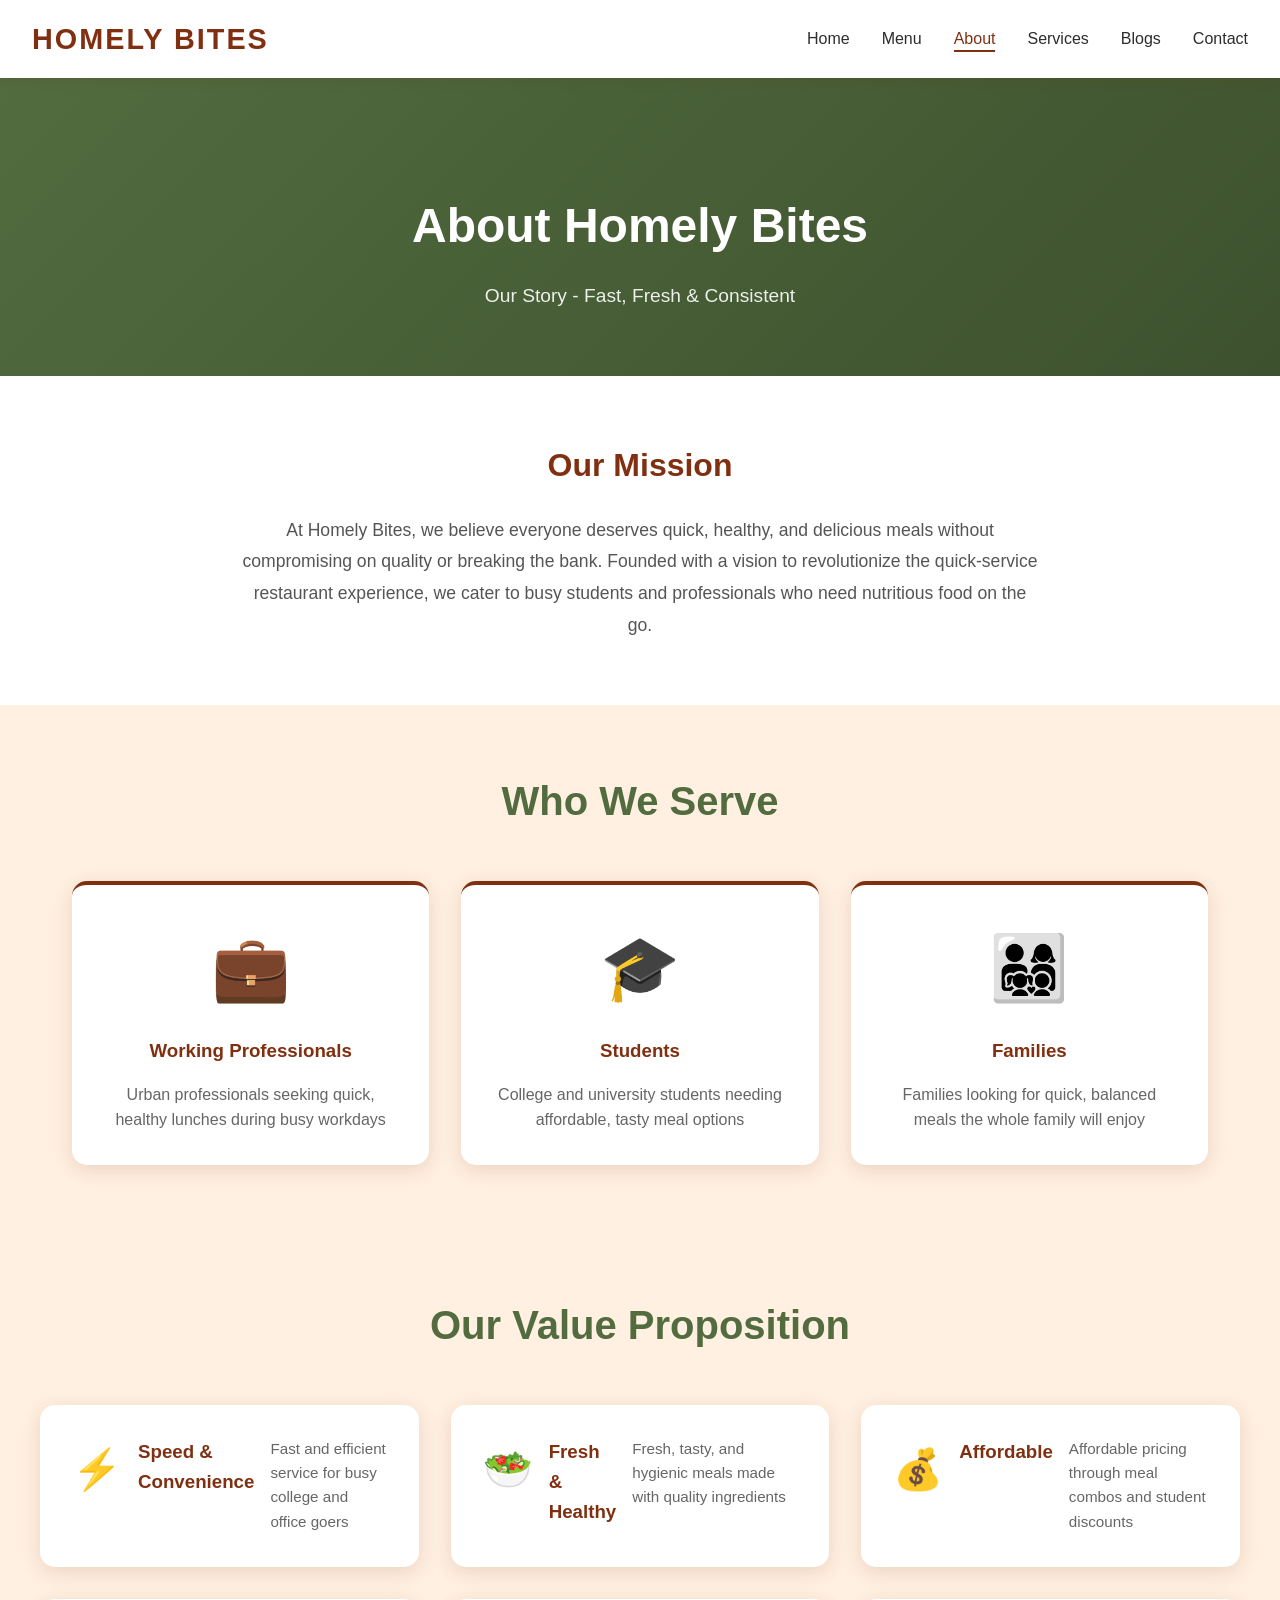
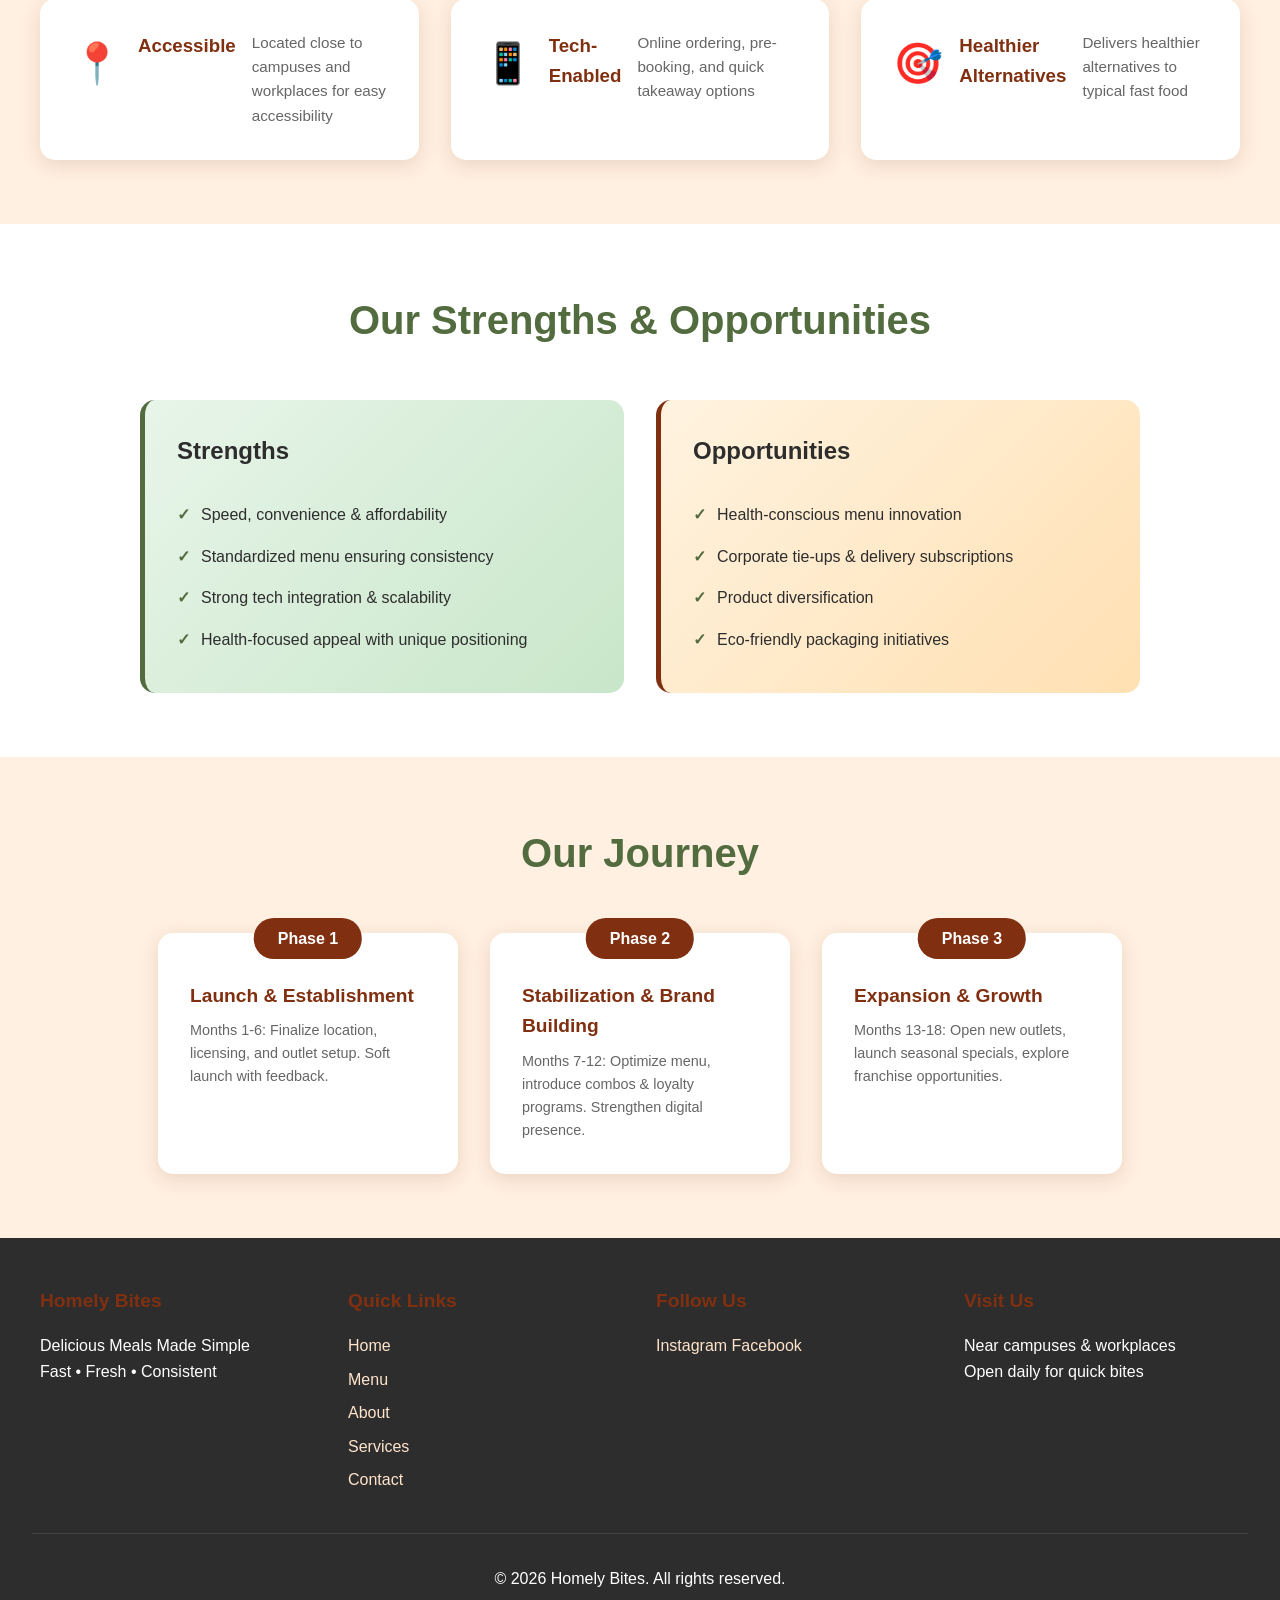
<file: about.html>
<!DOCTYPE html>
<html lang="en">
<head>
    <meta charset="UTF-8">
    <meta name="viewport" content="width=device-width, initial-scale=1.0">
    <title>About - Homely Bites</title>
    <link rel="stylesheet" href="styles.css">
    <link rel="stylesheet" href="about.css">
</head>
<body>
    <nav class="navbar">
        <div class="logo">Homely Bites</div>
        <ul class="nav-links">
            <li><a href="index.html">Home</a></li>
            <li><a href="menu.html">Menu</a></li>
            <li><a href="about.html" class="active">About</a></li>
            <li><a href="services.html">Services</a></li>
            <li><a href="blogs.html">Blogs</a></li>
            <li><a href="contact.html">Contact</a></li>
        </ul>
        <div class="hamburger">
            <span></span>
            <span></span>
            <span></span>
        </div>
    </nav>

    <header class="about-header">
        <h1>About Homely Bites</h1>
        <p>Our Story - Fast, Fresh & Consistent</p>
    </header>

    <section class="mission">
        <div class="mission-content">
            <h2>Our Mission</h2>
            <p>At Homely Bites, we believe everyone deserves quick, healthy, and delicious meals without compromising on quality or breaking the bank. Founded with a vision to revolutionize the quick-service restaurant experience, we cater to busy students and professionals who need nutritious food on the go.</p>
        </div>
    </section>

    <section class="target-customers">
        <h2>Who We Serve</h2>
        <div class="customer-grid">
            <div class="customer-card">
                <div class="customer-icon">💼</div>
                <h3>Working Professionals</h3>
                <p>Urban professionals seeking quick, healthy lunches during busy workdays</p>
            </div>
            <div class="customer-card">
                <div class="customer-icon">🎓</div>
                <h3>Students</h3>
                <p>College and university students needing affordable, tasty meal options</p>
            </div>
            <div class="customer-card">
                <div class="customer-icon">👨‍👩‍👧‍👦</div>
                <h3>Families</h3>
                <p>Families looking for quick, balanced meals the whole family will enjoy</p>
            </div>
        </div>
    </section>

    <section class="value-proposition">
        <h2>Our Value Proposition</h2>
        <div class="value-grid">
            <div class="value-item">
                <div class="value-icon">⚡</div>
                <h3>Speed & Convenience</h3>
                <p>Fast and efficient service for busy college and office goers</p>
            </div>
            <div class="value-item">
                <div class="value-icon">🥗</div>
                <h3>Fresh & Healthy</h3>
                <p>Fresh, tasty, and hygienic meals made with quality ingredients</p>
            </div>
            <div class="value-item">
                <div class="value-icon">💰</div>
                <h3>Affordable</h3>
                <p>Affordable pricing through meal combos and student discounts</p>
            </div>
            <div class="value-item">
                <div class="value-icon">📍</div>
                <h3>Accessible</h3>
                <p>Located close to campuses and workplaces for easy accessibility</p>
            </div>
            <div class="value-item">
                <div class="value-icon">📱</div>
                <h3>Tech-Enabled</h3>
                <p>Online ordering, pre-booking, and quick takeaway options</p>
            </div>
            <div class="value-item">
                <div class="value-icon">🎯</div>
                <h3>Healthier Alternatives</h3>
                <p>Delivers healthier alternatives to typical fast food</p>
            </div>
        </div>
    </section>

    <section class="swot">
        <h2>Our Strengths & Opportunities</h2>
        <div class="swot-grid">
            <div class="swot-card strengths">
                <h3>Strengths</h3>
                <ul>
                    <li>Speed, convenience & affordability</li>
                    <li>Standardized menu ensuring consistency</li>
                    <li>Strong tech integration & scalability</li>
                    <li>Health-focused appeal with unique positioning</li>
                </ul>
            </div>
            <div class="swot-card opportunities">
                <h3>Opportunities</h3>
                <ul>
                    <li>Health-conscious menu innovation</li>
                    <li>Corporate tie-ups & delivery subscriptions</li>
                    <li>Product diversification</li>
                    <li>Eco-friendly packaging initiatives</li>
                </ul>
            </div>
        </div>
    </section>

    <section class="timeline">
        <h2>Our Journey</h2>
        <div class="timeline-container">
            <div class="timeline-item">
                <div class="timeline-phase">Phase 1</div>
                <h3>Launch & Establishment</h3>
                <p>Months 1-6: Finalize location, licensing, and outlet setup. Soft launch with feedback.</p>
            </div>
            <div class="timeline-item">
                <div class="timeline-phase">Phase 2</div>
                <h3>Stabilization & Brand Building</h3>
                <p>Months 7-12: Optimize menu, introduce combos & loyalty programs. Strengthen digital presence.</p>
            </div>
            <div class="timeline-item">
                <div class="timeline-phase">Phase 3</div>
                <h3>Expansion & Growth</h3>
                <p>Months 13-18: Open new outlets, launch seasonal specials, explore franchise opportunities.</p>
            </div>
        </div>
    </section>

    <footer>
        <div class="footer-content">
            <div class="footer-section">
                <h4>Homely Bites</h4>
                <p>Delicious Meals Made Simple</p>
                <p>Fast • Fresh • Consistent</p>
            </div>
            <div class="footer-section">
                <h4>Quick Links</h4>
                <ul>
                    <li><a href="index.html">Home</a></li>
                    <li><a href="menu.html">Menu</a></li>
                    <li><a href="about.html">About</a></li>
                    <li><a href="services.html">Services</a></li>
                    <li><a href="contact.html">Contact</a></li>
                </ul>
            </div>
            <div class="footer-section">
                <h4>Follow Us</h4>
                <div class="social-links">
                    <a href="https://www.instagram.com/homely.bytes/" target="_blank">Instagram</a>
                    <a href="https://www.facebook.com/profile.php?id=61575462883397" target="_blank">Facebook</a>
                </div>
            </div>
            <div class="footer-section">
                <h4>Visit Us</h4>
                <p>Near campuses & workplaces</p>
                <p>Open daily for quick bites</p>
            </div>
        </div>
        <div class="footer-bottom">
            <p>&copy; 2026 Homely Bites. All rights reserved.</p>
        </div>
    </footer>

    <script>
        const hamburger = document.querySelector('.hamburger');
        const navLinks = document.querySelector('.nav-links');
        
        hamburger.addEventListener('click', () => {
            navLinks.classList.toggle('active');
        });
    </script>
</body>
</html>
</file>
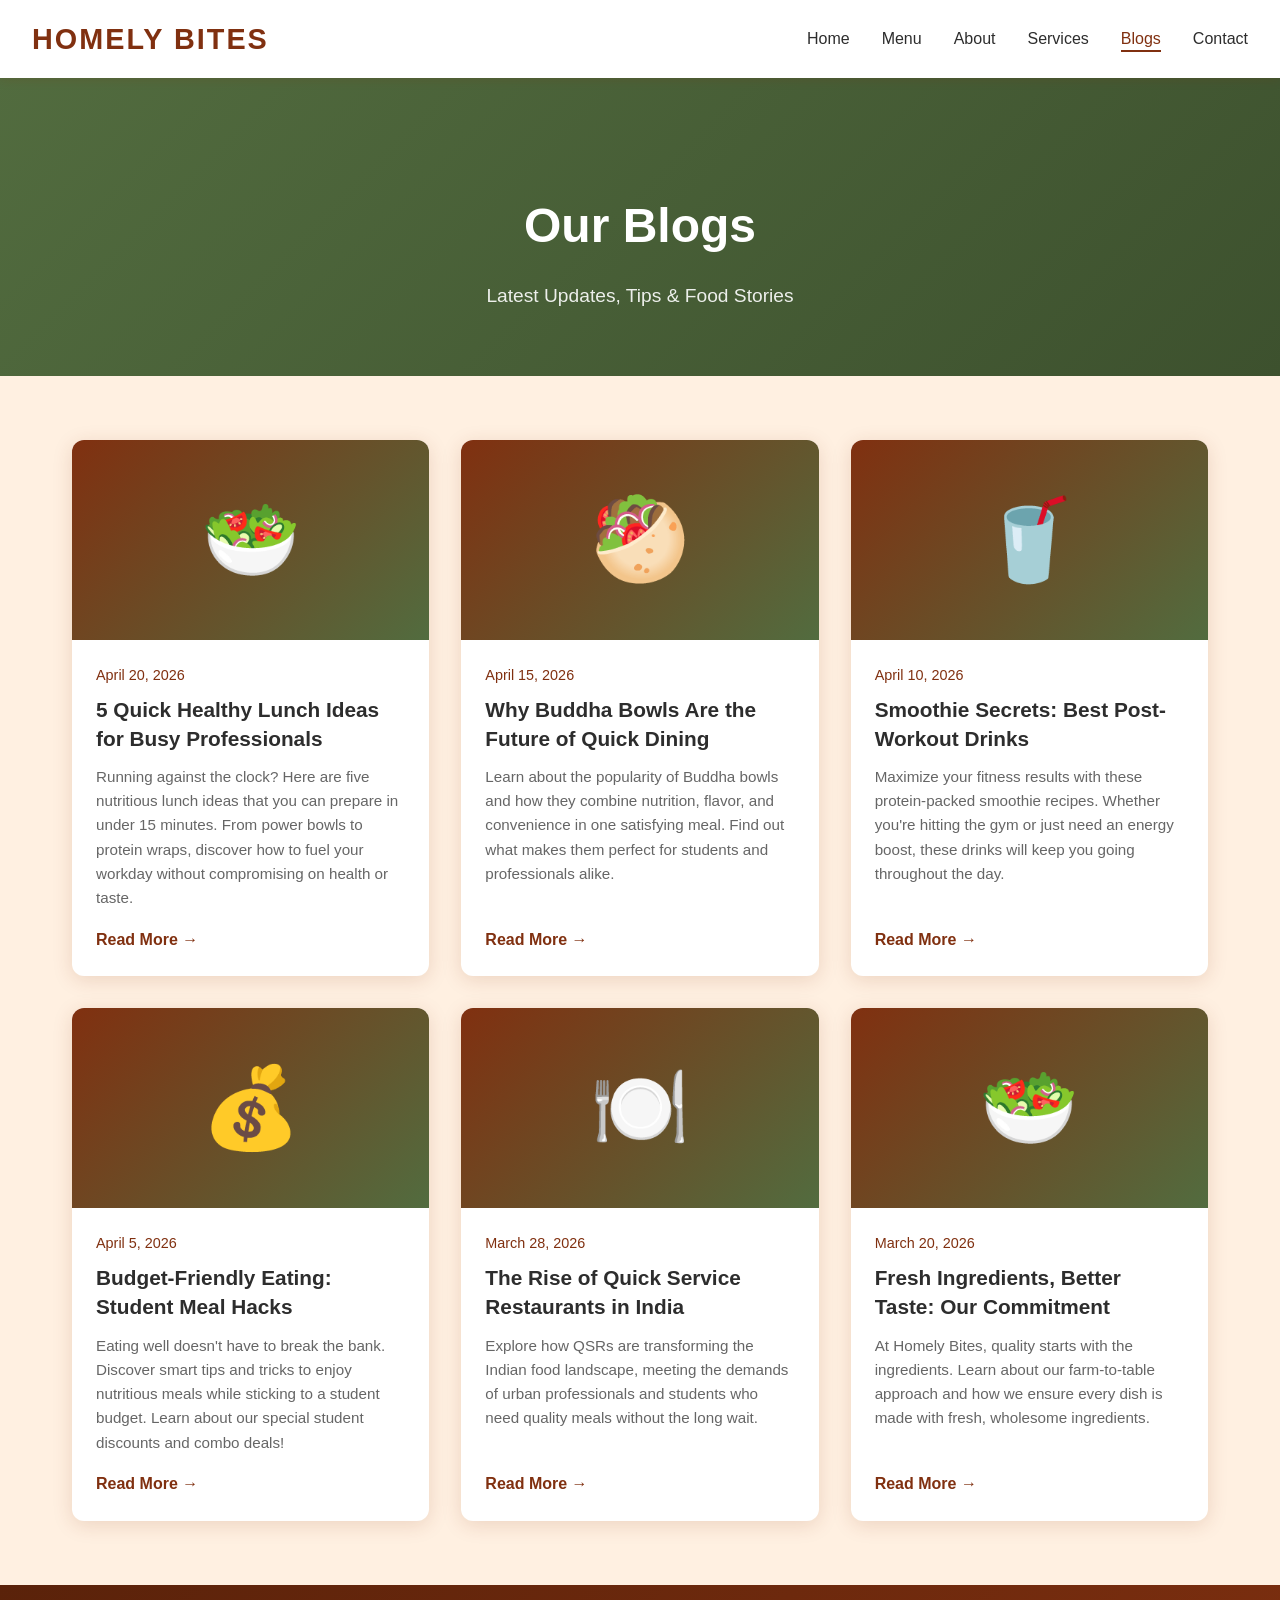
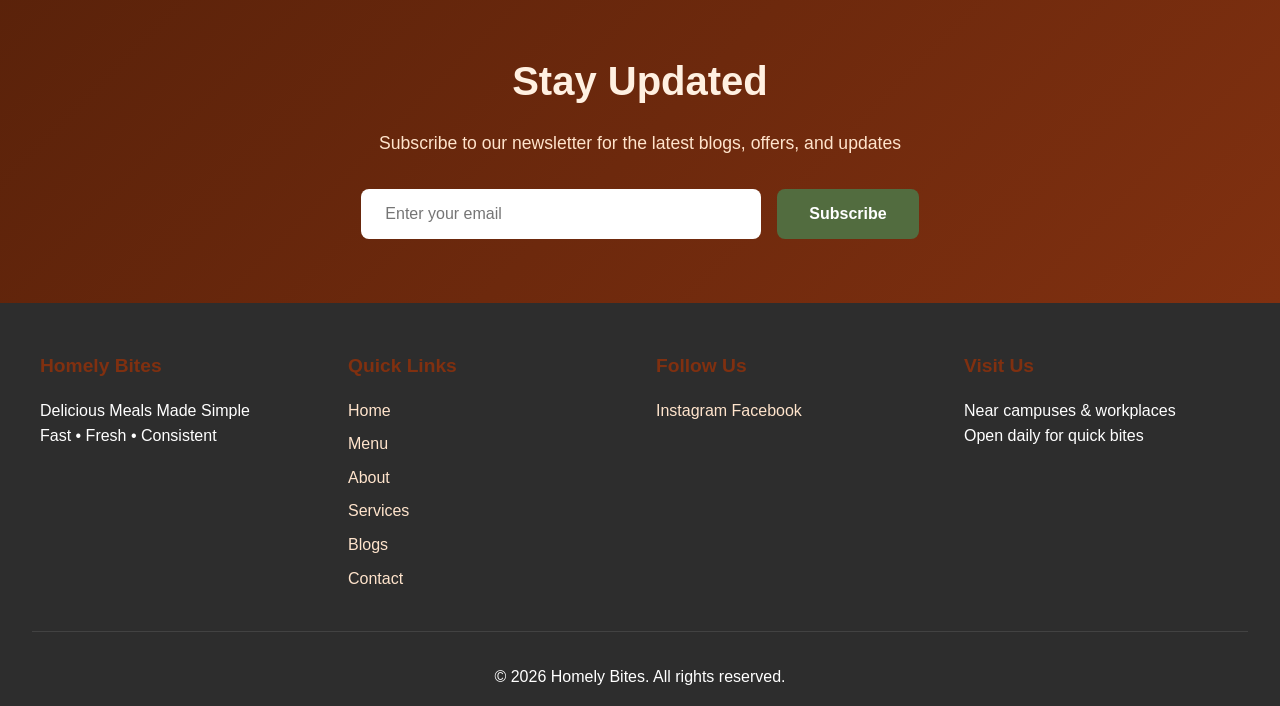
<file: blogs.html>
<!DOCTYPE html>
<html lang="en">
<head>
    <meta charset="UTF-8">
    <meta name="viewport" content="width=device-width, initial-scale=1.0">
    <title>Blogs - Homely Bites</title>
    <link rel="stylesheet" href="styles.css">
    <link rel="stylesheet" href="about.css">
    <link rel="stylesheet" href="blogs.css">
</head>
<body>
    <nav class="navbar">
        <div class="logo">Homely Bites</div>
        <ul class="nav-links">
            <li><a href="index.html">Home</a></li>
            <li><a href="menu.html">Menu</a></li>
            <li><a href="about.html">About</a></li>
            <li><a href="services.html">Services</a></li>
            <li><a href="blogs.html" class="active">Blogs</a></li>
            <li><a href="contact.html">Contact</a></li>
        </ul>
        <div class="hamburger">
            <span></span>
            <span></span>
            <span></span>
        </div>
    </nav>

    <header class="about-header">
        <h1>Our Blogs</h1>
        <p>Latest Updates, Tips & Food Stories</p>
    </header>

    <section class="blogs-container">
        <article class="blog-card">
            <div class="blog-img">🥗</div>
            <div class="blog-content">
                <span class="blog-date">April 20, 2026</span>
                <h3>5 Quick Healthy Lunch Ideas for Busy Professionals</h3>
                <p>Running against the clock? Here are five nutritious lunch ideas that you can prepare in under 15 minutes. From power bowls to protein wraps, discover how to fuel your workday without compromising on health or taste.</p>
                <a href="#" class="read-more">Read More →</a>
            </div>
        </article>

        <article class="blog-card">
            <div class="blog-img">🥙</div>
            <div class="blog-content">
                <span class="blog-date">April 15, 2026</span>
                <h3>Why Buddha Bowls Are the Future of Quick Dining</h3>
                <p>Learn about the popularity of Buddha bowls and how they combine nutrition, flavor, and convenience in one satisfying meal. Find out what makes them perfect for students and professionals alike.</p>
                <a href="#" class="read-more">Read More →</a>
            </div>
        </article>

        <article class="blog-card">
            <div class="blog-img">🥤</div>
            <div class="blog-content">
                <span class="blog-date">April 10, 2026</span>
                <h3>Smoothie Secrets: Best Post-Workout Drinks</h3>
                <p>Maximize your fitness results with these protein-packed smoothie recipes. Whether you're hitting the gym or just need an energy boost, these drinks will keep you going throughout the day.</p>
                <a href="#" class="read-more">Read More →</a>
            </div>
        </article>

        <article class="blog-card">
            <div class="blog-img">💰</div>
            <div class="blog-content">
                <span class="blog-date">April 5, 2026</span>
                <h3>Budget-Friendly Eating: Student Meal Hacks</h3>
                <p>Eating well doesn't have to break the bank. Discover smart tips and tricks to enjoy nutritious meals while sticking to a student budget. Learn about our special student discounts and combo deals!</p>
                <a href="#" class="read-more">Read More →</a>
            </div>
        </article>

        <article class="blog-card">
            <div class="blog-img">🍽️</div>
            <div class="blog-content">
                <span class="blog-date">March 28, 2026</span>
                <h3>The Rise of Quick Service Restaurants in India</h3>
                <p>Explore how QSRs are transforming the Indian food landscape, meeting the demands of urban professionals and students who need quality meals without the long wait.</p>
                <a href="#" class="read-more">Read More →</a>
            </div>
        </article>

        <article class="blog-card">
            <div class="blog-img">🥗</div>
            <div class="blog-content">
                <span class="blog-date">March 20, 2026</span>
                <h3>Fresh Ingredients, Better Taste: Our Commitment</h3>
                <p>At Homely Bites, quality starts with the ingredients. Learn about our farm-to-table approach and how we ensure every dish is made with fresh, wholesome ingredients.</p>
                <a href="#" class="read-more">Read More →</a>
            </div>
        </article>
    </section>

    <section class="newsletter">
        <h2>Stay Updated</h2>
        <p>Subscribe to our newsletter for the latest blogs, offers, and updates</p>
        <form class="newsletter-form">
            <input type="email" placeholder="Enter your email" required>
            <button type="submit" class="submit-btn">Subscribe</button>
        </form>
    </section>

    <footer>
        <div class="footer-content">
            <div class="footer-section">
                <h4>Homely Bites</h4>
                <p>Delicious Meals Made Simple</p>
                <p>Fast • Fresh • Consistent</p>
            </div>
            <div class="footer-section">
                <h4>Quick Links</h4>
                <ul>
                    <li><a href="index.html">Home</a></li>
                    <li><a href="menu.html">Menu</a></li>
                    <li><a href="about.html">About</a></li>
                    <li><a href="services.html">Services</a></li>
                    <li><a href="blogs.html">Blogs</a></li>
                    <li><a href="contact.html">Contact</a></li>
                </ul>
            </div>
            <div class="footer-section">
                <h4>Follow Us</h4>
                <div class="social-links">
                    <a href="https://www.instagram.com/homely.bytes/" target="_blank">Instagram</a>
                    <a href="https://www.facebook.com/profile.php?id=61575462883397" target="_blank">Facebook</a>
                </div>
            </div>
            <div class="footer-section">
                <h4>Visit Us</h4>
                <p>Near campuses & workplaces</p>
                <p>Open daily for quick bites</p>
            </div>
        </div>
        <div class="footer-bottom">
            <p>&copy; 2026 Homely Bites. All rights reserved.</p>
        </div>
    </footer>

    <script>
        const hamburger = document.querySelector('.hamburger');
        const navLinks = document.querySelector('.nav-links');
        
        hamburger.addEventListener('click', () => {
            navLinks.classList.toggle('active');
        });
    </script>
</body>
</html>
</file>
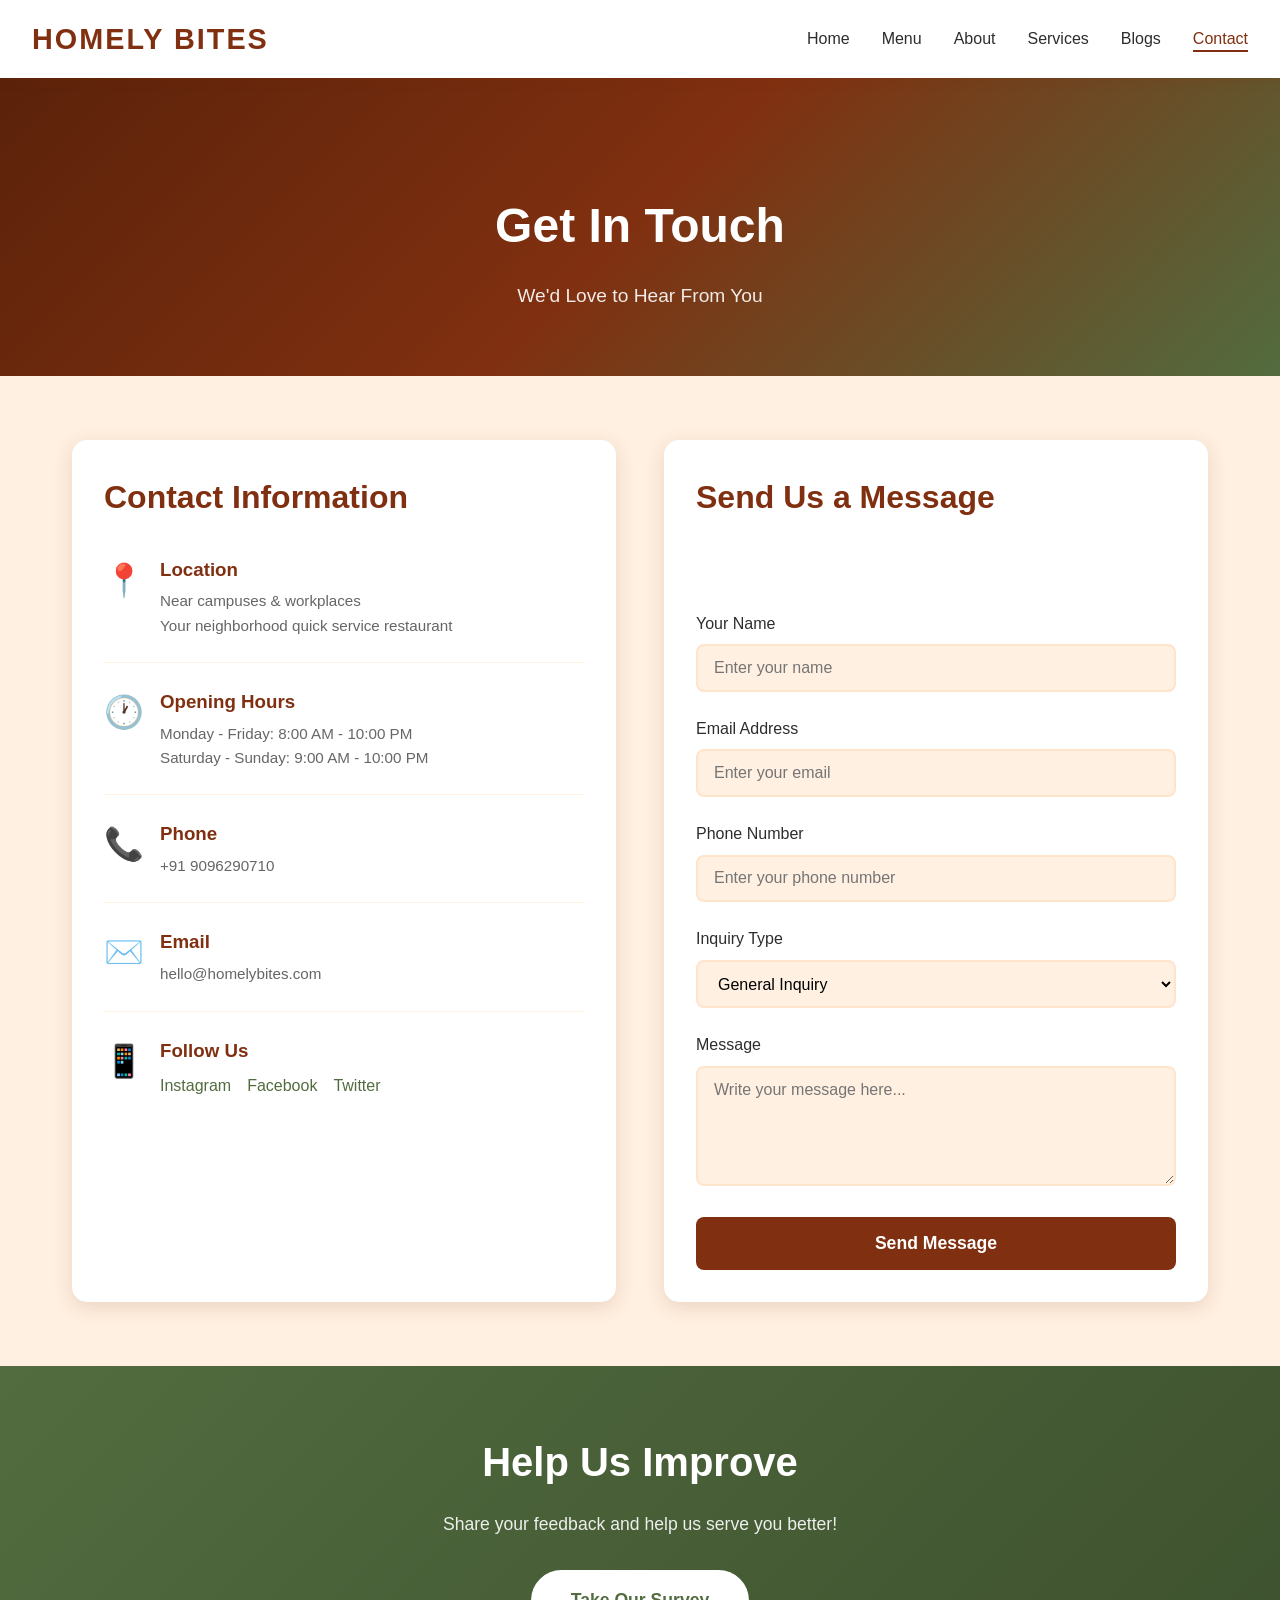
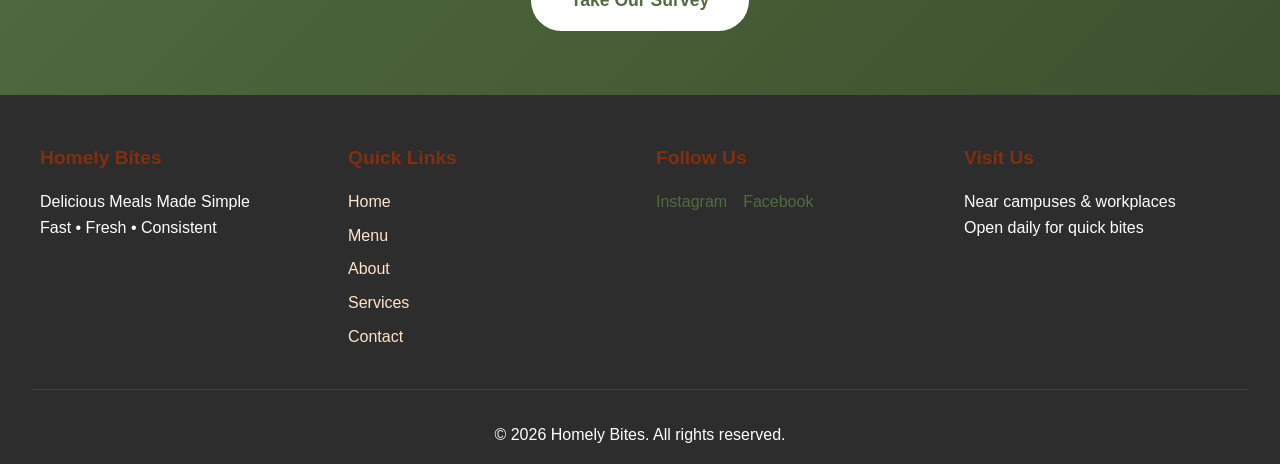
<file: contact.html>
<!DOCTYPE html>
<html lang="en">
<head>
    <meta charset="UTF-8">
    <meta name="viewport" content="width=device-width, initial-scale=1.0">
    <title>Contact - Homely Bites</title>
    <link rel="stylesheet" href="styles.css">
    <link rel="stylesheet" href="contact.css">
</head>
<body>
    <nav class="navbar">
        <div class="logo">Homely Bites</div>
        <ul class="nav-links">
            <li><a href="index.html">Home</a></li>
            <li><a href="menu.html">Menu</a></li>
            <li><a href="about.html">About</a></li>
            <li><a href="services.html">Services</a></li>
            <li><a href="blogs.html">Blogs</a></li>
            <li><a href="contact.html" class="active">Contact</a></li>
        </ul>
        <div class="hamburger">
            <span></span>
            <span></span>
            <span></span>
        </div>
    </nav>

    <header class="contact-header">
        <h1>Get In Touch</h1>
        <p>We'd Love to Hear From You</p>
    </header>

    <section class="contact-container">
        <div class="contact-info">
            <h2>Contact Information</h2>
            <div class="info-item">
                <div class="info-icon">📍</div>
                <div>
                    <h3>Location</h3>
                    <p>Near campuses & workplaces</p>
                    <p>Your neighborhood quick service restaurant</p>
                </div>
            </div>
            <div class="info-item">
                <div class="info-icon">🕐</div>
                <div>
                    <h3>Opening Hours</h3>
                    <p>Monday - Friday: 8:00 AM - 10:00 PM</p>
                    <p>Saturday - Sunday: 9:00 AM - 10:00 PM</p>
                </div>
            </div>
            <div class="info-item">
                <div class="info-icon">📞</div>
                <div>
                    <h3>Phone</h3>
                    <p>+91 9096290710</p>
                </div>
            </div>
            <div class="info-item">
                <div class="info-icon">✉️</div>
                <div>
                    <h3>Email</h3>
                    <p>hello@homelybites.com</p>
                </div>
            </div>
            <div class="info-item">
                <div class="info-icon">📱</div>
                <div>
                    <h3>Follow Us</h3>
                    <div class="social-links">
                        <a href="https://www.instagram.com/homely.bytes/" target="_blank">Instagram</a>
                        <a href="https://www.facebook.com/profile.php?id=61575462883397" target="_blank">Facebook</a>
                        <a href="#">Twitter</a>
                    </div>
                </div>
            </div>
        </div>

        <div class="contact-form-section">
            <h2>Send Us a Message</h2>
            <form class="contact-form" id="contactForm" action="https://api.web3forms.com/submit" method="POST">
                <input type="hidden" name="access_key" value="568c999c-6c9d-46f8-b8ae-88779cfbcf40">
                <input type="hidden" name="subject" value="New Message from Homely Bites Website">
                <input type="hidden" name="from_name" value="Homely Bites Website">
                <div id="formResponse"></div>
                <div class="form-group">
                    <label for="name">Your Name</label>
                    <input type="text" id="name" name="name" placeholder="Enter your name" required>
                </div>
                <div class="form-group">
                    <label for="email">Email Address</label>
                    <input type="email" id="email" name="email" placeholder="Enter your email" required>
                </div>
                <div class="form-group">
                    <label for="phone">Phone Number</label>
                    <input type="tel" id="phone" name="phone" placeholder="Enter your phone number">
                </div>
                <div class="form-group">
                    <label for="type">Inquiry Type</label>
                    <select id="type" name="type">
                        <option value="general">General Inquiry</option>
                        <option value="feedback">Feedback</option>
                        <option value="corporate">Corporate Catering</option>
                        <option value="franchise">Franchise Opportunity</option>
                        <option value="careers">Careers</option>
                    </select>
                </div>
                <div class="form-group">
                    <label for="message">Message</label>
                    <textarea id="message" name="message" rows="5" placeholder="Write your message here..." required></textarea>
                </div>
                <button type="submit" class="submit-btn">Send Message</button>
            </form>
        </div>
    </section>

    <section class="feedback-survey">
        <h2>Help Us Improve</h2>
        <p>Share your feedback and help us serve you better!</p>
        <a href="#" class="survey-btn">Take Our Survey</a>
    </section>

    <footer>
        <div class="footer-content">
            <div class="footer-section">
                <h4>Homely Bites</h4>
                <p>Delicious Meals Made Simple</p>
                <p>Fast • Fresh • Consistent</p>
            </div>
            <div class="footer-section">
                <h4>Quick Links</h4>
                <ul>
                    <li><a href="index.html">Home</a></li>
                    <li><a href="menu.html">Menu</a></li>
                    <li><a href="about.html">About</a></li>
                    <li><a href="services.html">Services</a></li>
                    <li><a href="contact.html">Contact</a></li>
                </ul>
            </div>
            <div class="footer-section">
                <h4>Follow Us</h4>
                <div class="social-links">
                    <a href="https://www.instagram.com/homely.bytes/" target="_blank">Instagram</a>
                    <a href="https://www.facebook.com/profile.php?id=61575462883397" target="_blank">Facebook</a>
                </div>
            </div>
            <div class="footer-section">
                <h4>Visit Us</h4>
                <p>Near campuses & workplaces</p>
                <p>Open daily for quick bites</p>
            </div>
        </div>
        <div class="footer-bottom">
            <p>&copy; 2026 Homely Bites. All rights reserved.</p>
        </div>
    </footer>

    <script>
        const hamburger = document.querySelector('.hamburger');
        const navLinks = document.querySelector('.nav-links');
        
        hamburger.addEventListener('click', () => {
            navLinks.classList.toggle('active');
        });

        document.getElementById('contactForm').addEventListener('submit', async function(e) {
            e.preventDefault();
            
            const form = this;
            const responseDiv = document.getElementById('formResponse');
            const submitBtn = form.querySelector('.submit-btn');
            
            submitBtn.disabled = true;
            submitBtn.textContent = 'Sending...';
            responseDiv.innerHTML = '';
            responseDiv.className = '';

            const formData = new FormData(form);
            const data = {};
            formData.forEach((value, key) => { data[key] = value; });

            try {
                const response = await fetch('https://api.web3forms.com/submit', {
                    method: 'POST',
                    headers: {
                        'Content-Type': 'application/json',
                        'Accept': 'application/json'
                    },
                    body: JSON.stringify(data)
                });
                
                const result = await response.json();
                
                if (result.success) {
                    const inquiryType = document.getElementById('type');
                    const typeText = inquiryType.options[inquiryType.selectedIndex].text;
                    responseDiv.innerHTML = `Thank you! Your message has been sent successfully.<br><strong>Type:</strong> ${typeText}<br>We'll get back to you soon.`;
                    responseDiv.className = 'form-success';
                    form.reset();
                } else {
                    responseDiv.innerHTML = result.message || 'An error occurred. Please try again.';
                    responseDiv.className = 'form-error';
                }
            } catch (err) {
                responseDiv.innerHTML = 'An error occurred. Please try again.';
                responseDiv.className = 'form-error';
            } finally {
                submitBtn.disabled = false;
                submitBtn.textContent = 'Send Message';
            }
        });
    </script>
</body>
</html>
</file>
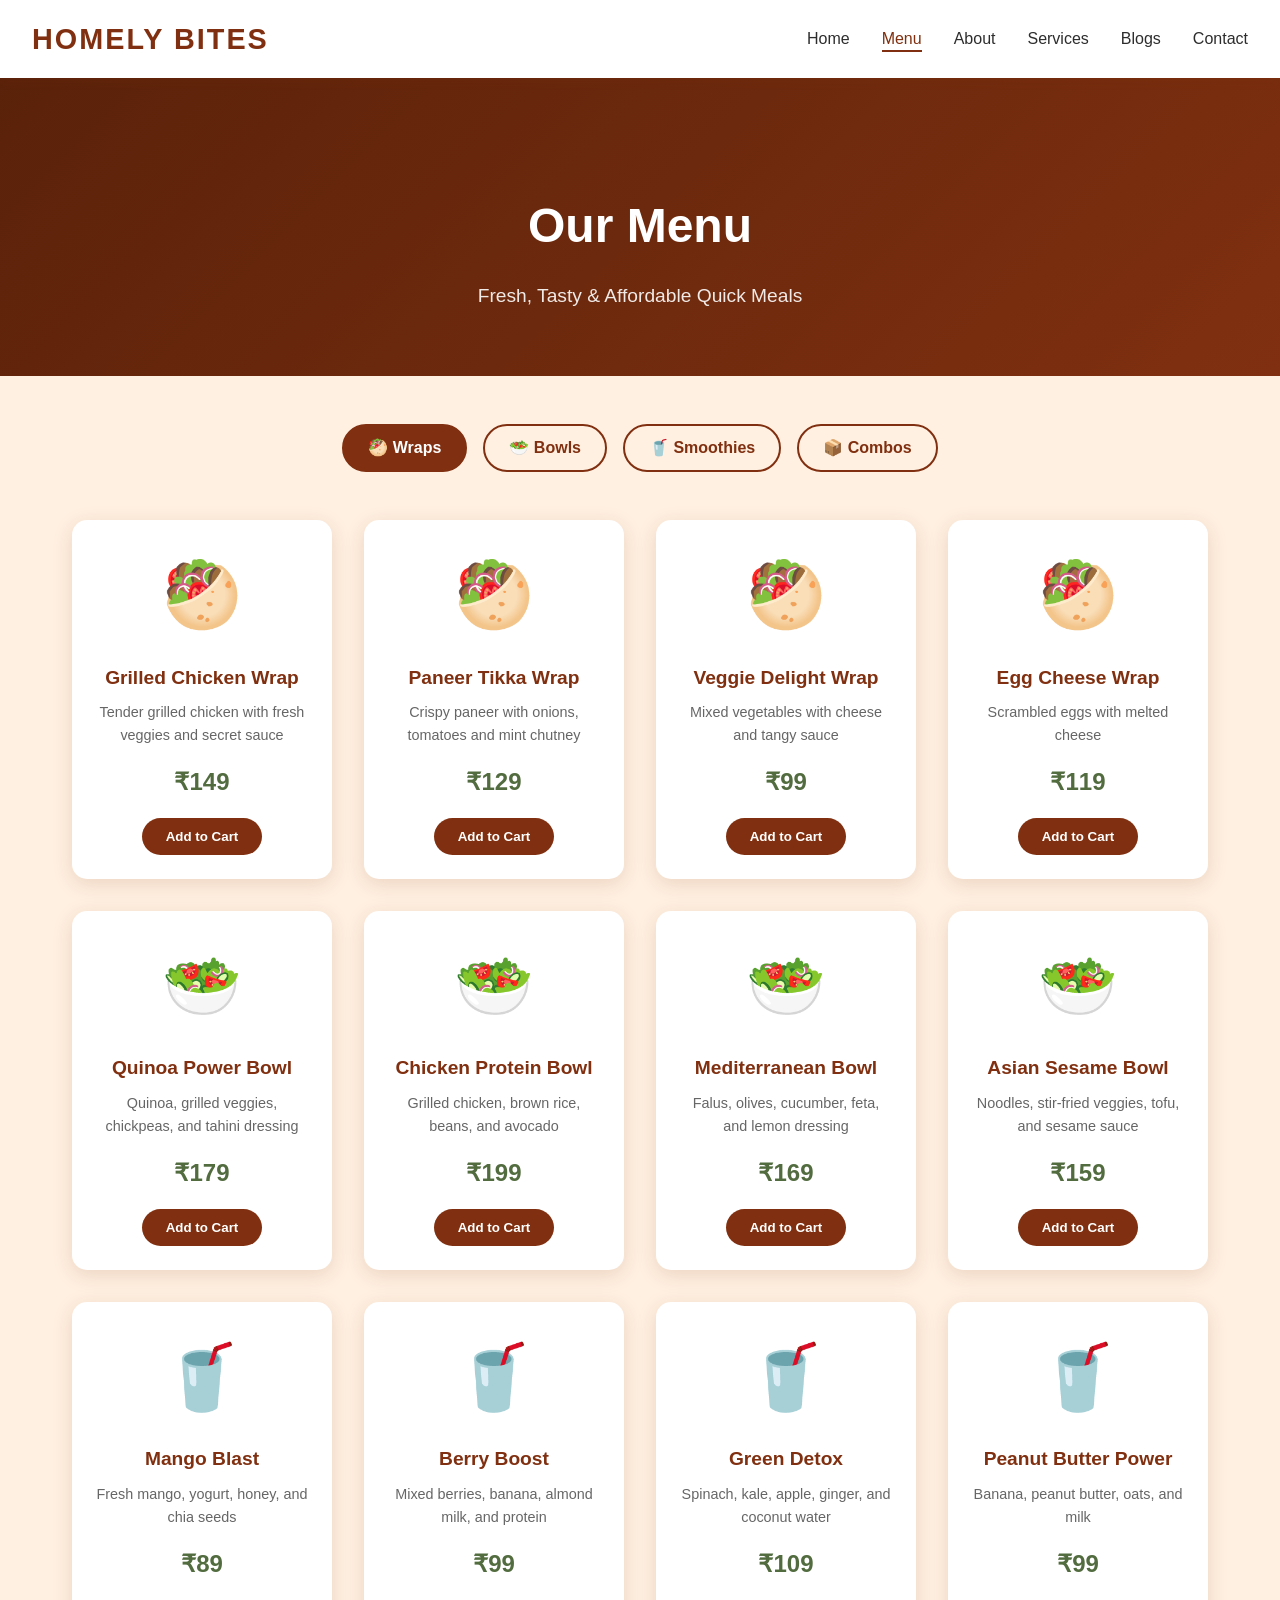
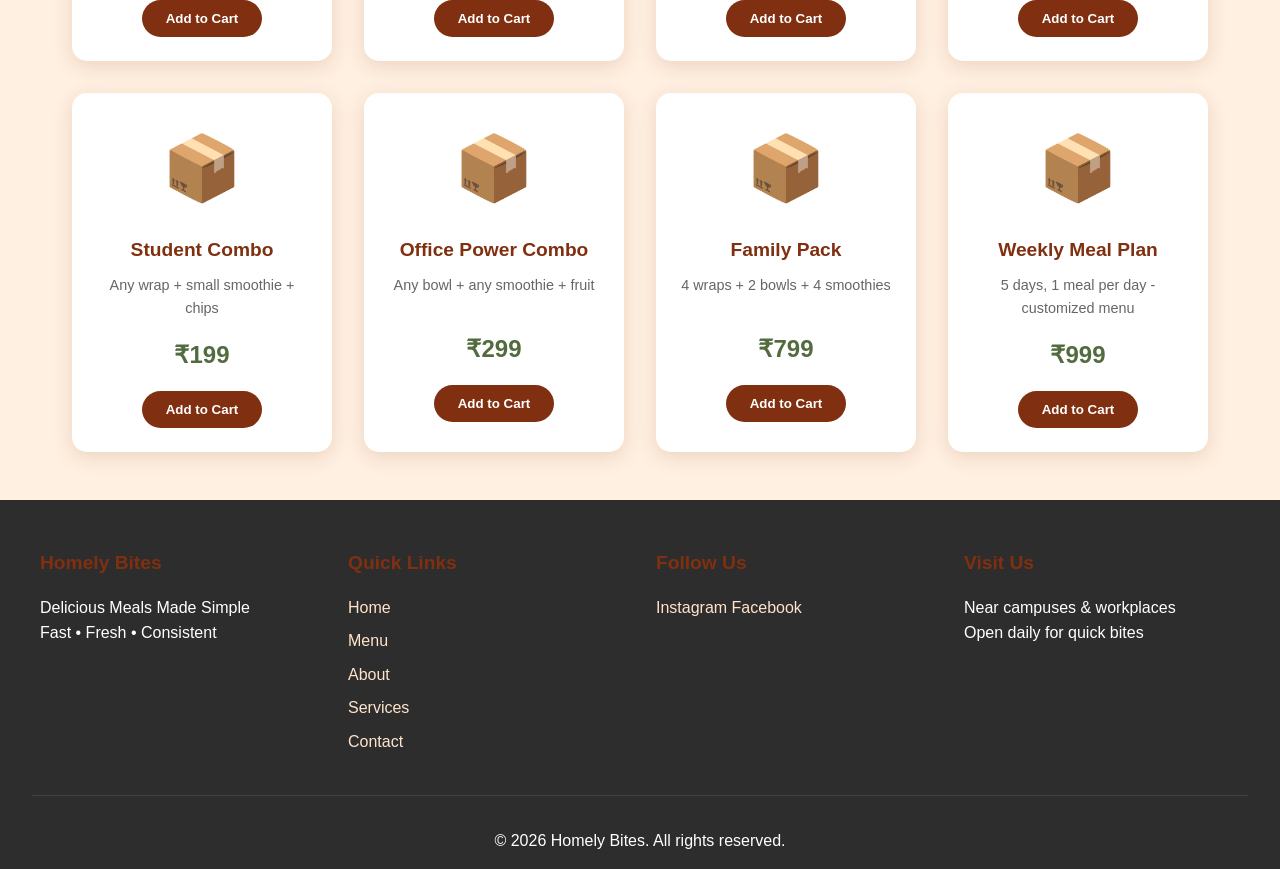
<file: menu.html>
<!DOCTYPE html>
<html lang="en">
<head>
    <meta charset="UTF-8">
    <meta name="viewport" content="width=device-width, initial-scale=1.0">
    <title>Menu - Homely Bites</title>
    <link rel="stylesheet" href="styles.css">
    <link rel="stylesheet" href="menu.css">
</head>
<body>
    <nav class="navbar">
        <div class="logo">Homely Bites</div>
        <ul class="nav-links">
            <li><a href="index.html">Home</a></li>
            <li><a href="menu.html" class="active">Menu</a></li>
            <li><a href="about.html">About</a></li>
            <li><a href="services.html">Services</a></li>
            <li><a href="blogs.html">Blogs</a></li>
            <li><a href="contact.html">Contact</a></li>
        </ul>
        <div class="hamburger">
            <span></span>
            <span></span>
            <span></span>
        </div>
    </nav>

    <header class="menu-header">
        <h1>Our Menu</h1>
        <p>Fresh, Tasty & Affordable Quick Meals</p>
    </header>

    <section class="menu-categories">
        <div class="category-tabs">
            <button class="tab active" data-category="wraps">🥙 Wraps</button>
            <button class="tab" data-category="bowls">🥗 Bowls</button>
            <button class="tab" data-category="smoothies">🥤 Smoothies</button>
            <button class="tab" data-category="combos">📦 Combos</button>
        </div>

        <div class="menu-grid">
            <div class="menu-item" data-category="wraps">
                <div class="menu-img">🥙</div>
                <h3>Grilled Chicken Wrap</h3>
                <p>Tender grilled chicken with fresh veggies and secret sauce</p>
                <span class="price">₹149</span>
                <button class="add-btn">Add to Cart</button>
            </div>
            <div class="menu-item" data-category="wraps">
                <div class="menu-img">🥙</div>
                <h3>Paneer Tikka Wrap</h3>
                <p>Crispy paneer with onions, tomatoes and mint chutney</p>
                <span class="price">₹129</span>
                <button class="add-btn">Add to Cart</button>
            </div>
            <div class="menu-item" data-category="wraps">
                <div class="menu-img">🥙</div>
                <h3>Veggie Delight Wrap</h3>
                <p>Mixed vegetables with cheese and tangy sauce</p>
                <span class="price">₹99</span>
                <button class="add-btn">Add to Cart</button>
            </div>
            <div class="menu-item" data-category="wraps">
                <div class="menu-img">🥙</div>
                <h3>Egg Cheese Wrap</h3>
                <p>Scrambled eggs with melted cheese</p>
                <span class="price">₹119</span>
                <button class="add-btn">Add to Cart</button>
            </div>

            <div class="menu-item" data-category="bowls">
                <div class="menu-img">🥗</div>
                <h3>Quinoa Power Bowl</h3>
                <p>Quinoa, grilled veggies, chickpeas, and tahini dressing</p>
                <span class="price">₹179</span>
                <button class="add-btn">Add to Cart</button>
            </div>
            <div class="menu-item" data-category="bowls">
                <div class="menu-img">🥗</div>
                <h3>Chicken Protein Bowl</h3>
                <p>Grilled chicken, brown rice, beans, and avocado</p>
                <span class="price">₹199</span>
                <button class="add-btn">Add to Cart</button>
            </div>
            <div class="menu-item" data-category="bowls">
                <div class="menu-img">🥗</div>
                <h3>Mediterranean Bowl</h3>
                <p>Falus, olives, cucumber, feta, and lemon dressing</p>
                <span class="price">₹169</span>
                <button class="add-btn">Add to Cart</button>
            </div>
            <div class="menu-item" data-category="bowls">
                <div class="menu-img">🥗</div>
                <h3>Asian Sesame Bowl</h3>
                <p>Noodles, stir-fried veggies, tofu, and sesame sauce</p>
                <span class="price">₹159</span>
                <button class="add-btn">Add to Cart</button>
            </div>

            <div class="menu-item" data-category="smoothies">
                <div class="menu-img">🥤</div>
                <h3>Mango Blast</h3>
                <p>Fresh mango, yogurt, honey, and chia seeds</p>
                <span class="price">₹89</span>
                <button class="add-btn">Add to Cart</button>
            </div>
            <div class="menu-item" data-category="smoothies">
                <div class="menu-img">🥤</div>
                <h3>Berry Boost</h3>
                <p>Mixed berries, banana, almond milk, and protein</p>
                <span class="price">₹99</span>
                <button class="add-btn">Add to Cart</button>
            </div>
            <div class="menu-item" data-category="smoothies">
                <div class="menu-img">🥤</div>
                <h3>Green Detox</h3>
                <p>Spinach, kale, apple, ginger, and coconut water</p>
                <span class="price">₹109</span>
                <button class="add-btn">Add to Cart</button>
            </div>
            <div class="menu-item" data-category="smoothies">
                <div class="menu-img">🥤</div>
                <h3>Peanut Butter Power</h3>
                <p>Banana, peanut butter, oats, and milk</p>
                <span class="price">₹99</span>
                <button class="add-btn">Add to Cart</button>
            </div>

            <div class="menu-item" data-category="combos">
                <div class="menu-img">📦</div>
                <h3>Student Combo</h3>
                <p>Any wrap + small smoothie + chips</p>
                <span class="price">₹199</span>
                <button class="add-btn">Add to Cart</button>
            </div>
            <div class="menu-item" data-category="combos">
                <div class="menu-img">📦</div>
                <h3>Office Power Combo</h3>
                <p>Any bowl + any smoothie + fruit</p>
                <span class="price">₹299</span>
                <button class="add-btn">Add to Cart</button>
            </div>
            <div class="menu-item" data-category="combos">
                <div class="menu-img">📦</div>
                <h3>Family Pack</h3>
                <p>4 wraps + 2 bowls + 4 smoothies</p>
                <span class="price">₹799</span>
                <button class="add-btn">Add to Cart</button>
            </div>
            <div class="menu-item" data-category="combos">
                <div class="menu-img">📦</div>
                <h3>Weekly Meal Plan</h3>
                <p>5 days, 1 meal per day - customized menu</p>
                <span class="price">₹999</span>
                <button class="add-btn">Add to Cart</button>
            </div>
        </div>
    </section>

    <footer>
        <div class="footer-content">
            <div class="footer-section">
                <h4>Homely Bites</h4>
                <p>Delicious Meals Made Simple</p>
                <p>Fast • Fresh • Consistent</p>
            </div>
            <div class="footer-section">
                <h4>Quick Links</h4>
                <ul>
                    <li><a href="index.html">Home</a></li>
                    <li><a href="menu.html">Menu</a></li>
                    <li><a href="about.html">About</a></li>
                    <li><a href="services.html">Services</a></li>
                    <li><a href="contact.html">Contact</a></li>
                </ul>
            </div>
            <div class="footer-section">
                <h4>Follow Us</h4>
                <div class="social-links">
                    <a href="https://www.instagram.com/homely.bytes/" target="_blank">Instagram</a>
                    <a href="https://www.facebook.com/profile.php?id=61575462883397" target="_blank">Facebook</a>
                </div>
            </div>
            <div class="footer-section">
                <h4>Visit Us</h4>
                <p>Near campuses & workplaces</p>
                <p>Open daily for quick bites</p>
            </div>
        </div>
        <div class="footer-bottom">
            <p>&copy; 2026 Homely Bites. All rights reserved.</p>
        </div>
    </footer>

    <script>
        const hamburger = document.querySelector('.hamburger');
        const navLinks = document.querySelector('.nav-links');
        
        hamburger.addEventListener('click', () => {
            navLinks.classList.toggle('active');
        });

        const tabs = document.querySelectorAll('.tab');
        const menuItems = document.querySelectorAll('.menu-item');

        tabs.forEach(tab => {
            tab.addEventListener('click', () => {
                const category = tab.dataset.category;
                
                tabs.forEach(t => t.classList.remove('active'));
                tab.classList.add('active');

                menuItems.forEach(item => {
                    if (category === 'all' || item.dataset.category === category) {
                        item.style.display = 'block';
                    } else {
                        item.style.display = 'none';
                    }
                });
            });
        });
    </script>
</body>
</html>
</file>
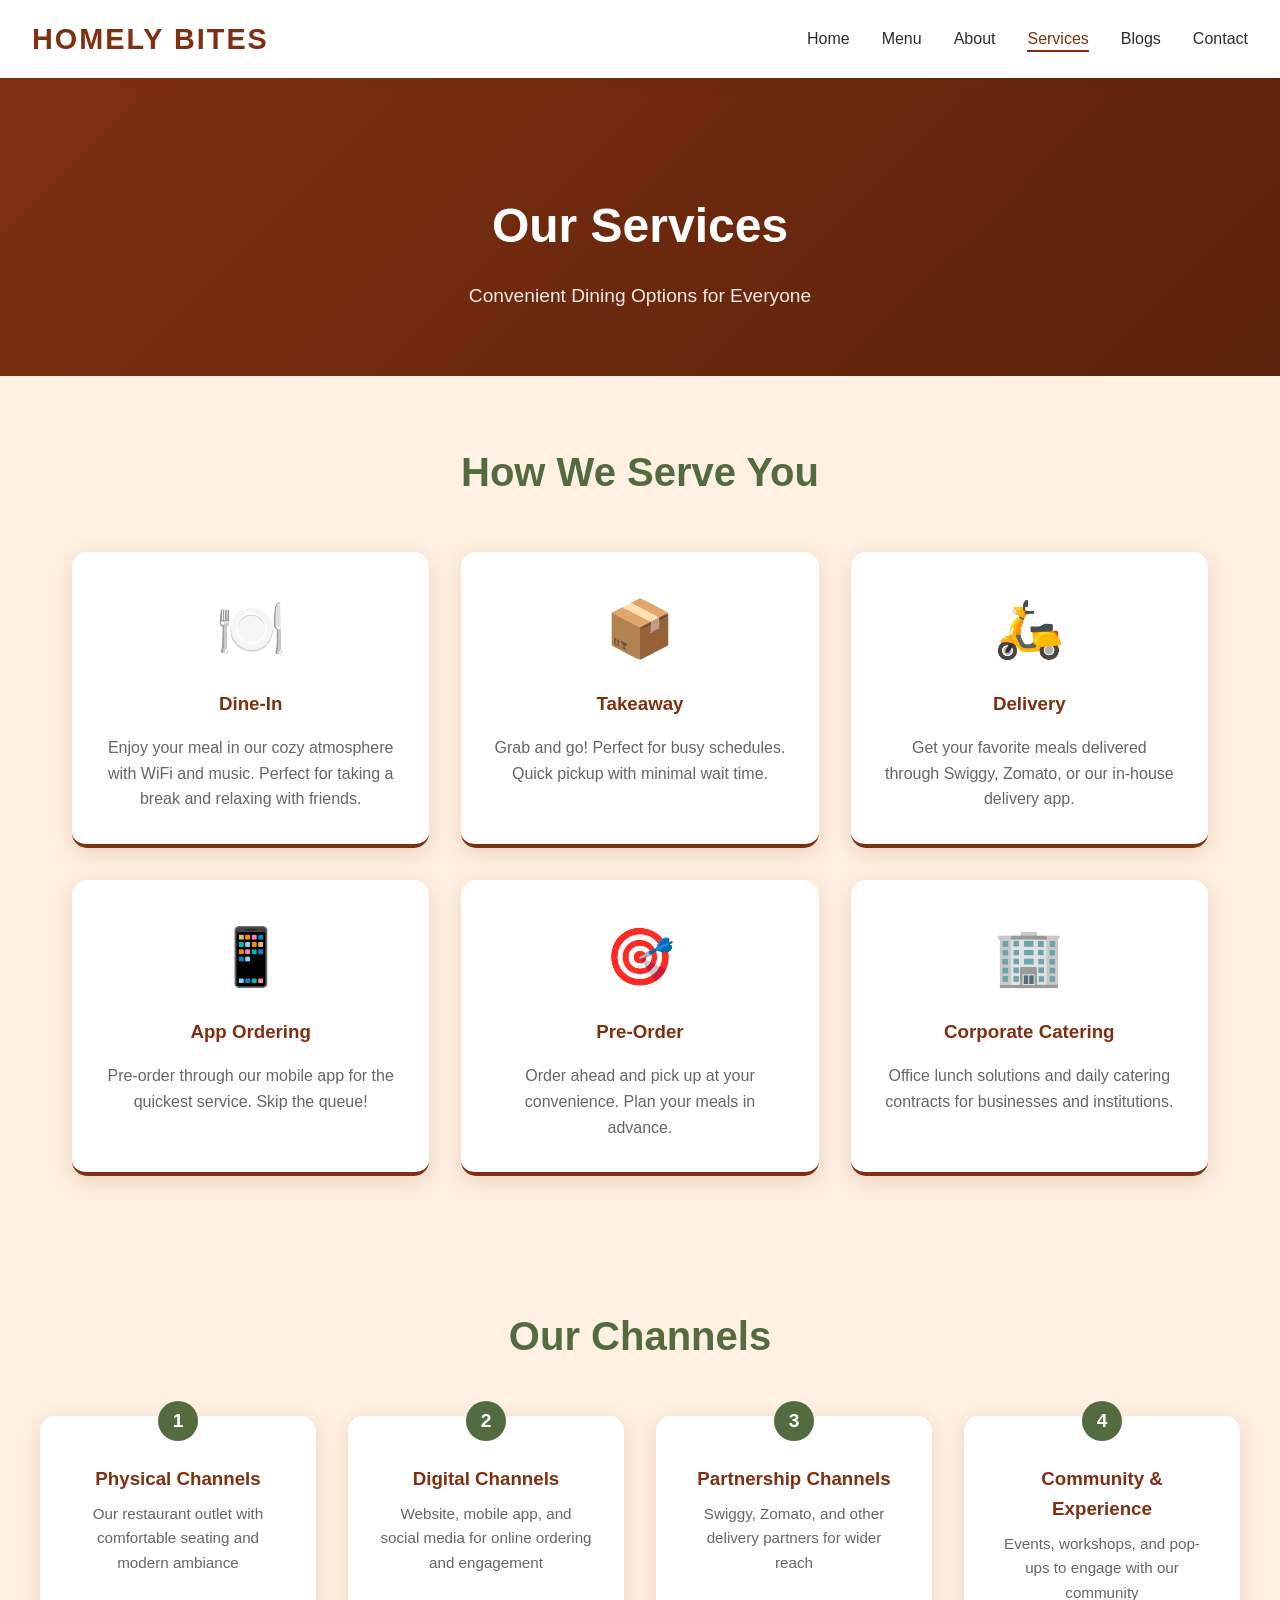
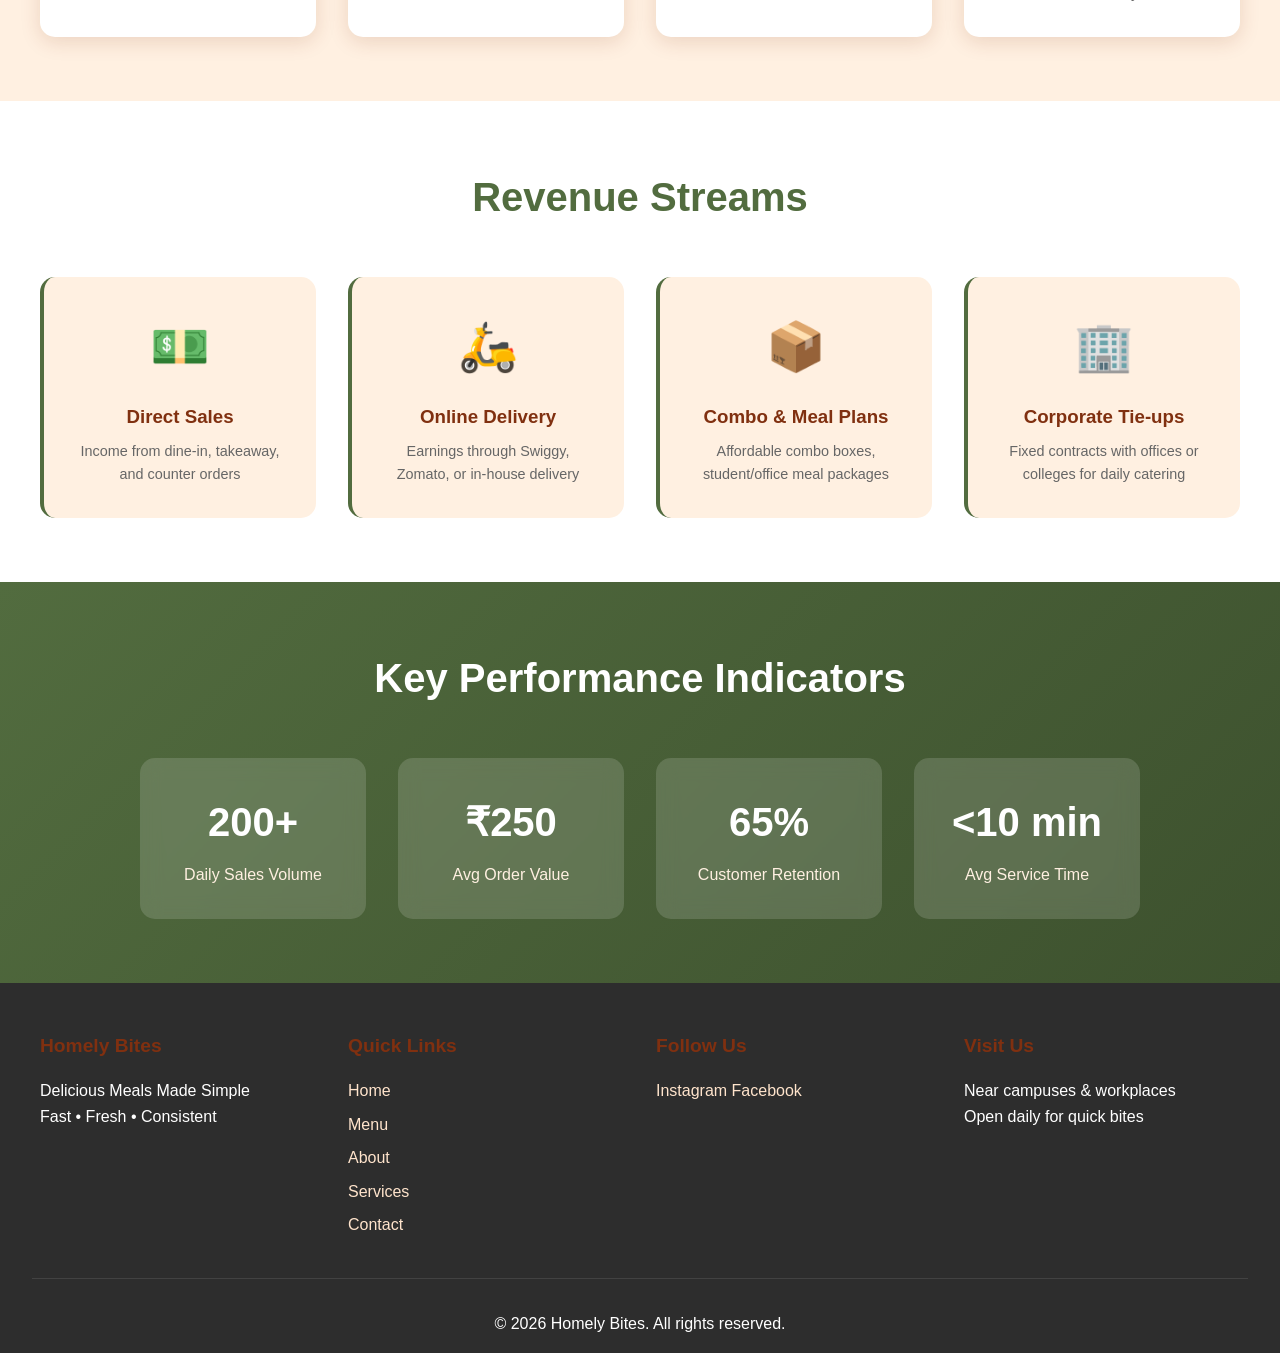
<file: services.html>
<!DOCTYPE html>
<html lang="en">
<head>
    <meta charset="UTF-8">
    <meta name="viewport" content="width=device-width, initial-scale=1.0">
    <title>Services - Homely Bites</title>
    <link rel="stylesheet" href="styles.css">
    <link rel="stylesheet" href="services.css">
</head>
<body>
    <nav class="navbar">
        <div class="logo">Homely Bites</div>
        <ul class="nav-links">
            <li><a href="index.html">Home</a></li>
            <li><a href="menu.html">Menu</a></li>
            <li><a href="about.html">About</a></li>
            <li><a href="services.html" class="active">Services</a></li>
            <li><a href="blogs.html">Blogs</a></li>
            <li><a href="contact.html">Contact</a></li>
        </ul>
        <div class="hamburger">
            <span></span>
            <span></span>
            <span></span>
        </div>
    </nav>

    <header class="services-header">
        <h1>Our Services</h1>
        <p>Convenient Dining Options for Everyone</p>
    </header>

    <section class="service-options">
        <h2>How We Serve You</h2>
        <div class="services-grid">
            <div class="service-card">
                <div class="service-icon">🍽️</div>
                <h3>Dine-In</h3>
                <p>Enjoy your meal in our cozy atmosphere with WiFi and music. Perfect for taking a break and relaxing with friends.</p>
            </div>
            <div class="service-card">
                <div class="service-icon">📦</div>
                <h3>Takeaway</h3>
                <p>Grab and go! Perfect for busy schedules. Quick pickup with minimal wait time.</p>
            </div>
            <div class="service-card">
                <div class="service-icon">🛵</div>
                <h3>Delivery</h3>
                <p>Get your favorite meals delivered through Swiggy, Zomato, or our in-house delivery app.</p>
            </div>
            <div class="service-card">
                <div class="service-icon">📱</div>
                <h3>App Ordering</h3>
                <p>Pre-order through our mobile app for the quickest service. Skip the queue!</p>
            </div>
            <div class="service-card">
                <div class="service-icon">🎯</div>
                <h3>Pre-Order</h3>
                <p>Order ahead and pick up at your convenience. Plan your meals in advance.</p>
            </div>
            <div class="service-card">
                <div class="service-icon">🏢</div>
                <h3>Corporate Catering</h3>
                <p>Office lunch solutions and daily catering contracts for businesses and institutions.</p>
            </div>
        </div>
    </section>

    <section class="channels">
        <h2>Our Channels</h2>
        <div class="channel-grid">
            <div class="channel-card">
                <div class="channel-number">1</div>
                <h3>Physical Channels</h3>
                <p>Our restaurant outlet with comfortable seating and modern ambiance</p>
            </div>
            <div class="channel-card">
                <div class="channel-number">2</div>
                <h3>Digital Channels</h3>
                <p>Website, mobile app, and social media for online ordering and engagement</p>
            </div>
            <div class="channel-card">
                <div class="channel-number">3</div>
                <h3>Partnership Channels</h3>
                <p>Swiggy, Zomato, and other delivery partners for wider reach</p>
            </div>
            <div class="channel-card">
                <div class="channel-number">4</div>
                <h3>Community & Experience</h3>
                <p>Events, workshops, and pop-ups to engage with our community</p>
            </div>
        </div>
    </section>

    <section class="revenue-streams">
        <h2>Revenue Streams</h2>
        <div class="revenue-grid">
            <div class="revenue-item">
                <div class="revenue-icon">💵</div>
                <h3>Direct Sales</h3>
                <p>Income from dine-in, takeaway, and counter orders</p>
            </div>
            <div class="revenue-item">
                <div class="revenue-icon">🛵</div>
                <h3>Online Delivery</h3>
                <p>Earnings through Swiggy, Zomato, or in-house delivery</p>
            </div>
            <div class="revenue-item">
                <div class="revenue-icon">📦</div>
                <h3>Combo & Meal Plans</h3>
                <p>Affordable combo boxes, student/office meal packages</p>
            </div>
            <div class="revenue-item">
                <div class="revenue-icon">🏢</div>
                <h3>Corporate Tie-ups</h3>
                <p>Fixed contracts with offices or colleges for daily catering</p>
            </div>
        </div>
    </section>

    <section class="kpis">
        <h2>Key Performance Indicators</h2>
        <div class="kpi-grid">
            <div class="kpi-card">
                <div class="kpi-value">200+</div>
                <div class="kpi-label">Daily Sales Volume</div>
            </div>
            <div class="kpi-card">
                <div class="kpi-value">₹250</div>
                <div class="kpi-label">Avg Order Value</div>
            </div>
            <div class="kpi-card">
                <div class="kpi-value">65%</div>
                <div class="kpi-label">Customer Retention</div>
            </div>
            <div class="kpi-card">
                <div class="kpi-value">&lt;10 min</div>
                <div class="kpi-label">Avg Service Time</div>
            </div>
        </div>
    </section>

    <footer>
        <div class="footer-content">
            <div class="footer-section">
                <h4>Homely Bites</h4>
                <p>Delicious Meals Made Simple</p>
                <p>Fast • Fresh • Consistent</p>
            </div>
            <div class="footer-section">
                <h4>Quick Links</h4>
                <ul>
                    <li><a href="index.html">Home</a></li>
                    <li><a href="menu.html">Menu</a></li>
                    <li><a href="about.html">About</a></li>
                    <li><a href="services.html">Services</a></li>
                    <li><a href="contact.html">Contact</a></li>
                </ul>
            </div>
            <div class="footer-section">
                <h4>Follow Us</h4>
                <div class="social-links">
                    <a href="https://www.instagram.com/homely.bytes/" target="_blank">Instagram</a>
                    <a href="https://www.facebook.com/profile.php?id=61575462883397" target="_blank">Facebook</a>
                </div>
            </div>
            <div class="footer-section">
                <h4>Visit Us</h4>
                <p>Near campuses & workplaces</p>
                <p>Open daily for quick bites</p>
            </div>
        </div>
        <div class="footer-bottom">
            <p>&copy; 2026 Homely Bites. All rights reserved.</p>
        </div>
    </footer>

    <script>
        const hamburger = document.querySelector('.hamburger');
        const navLinks = document.querySelector('.nav-links');
        
        hamburger.addEventListener('click', () => {
            navLinks.classList.toggle('active');
        });
    </script>
</body>
</html>
</file>
<file: styles.css>
:root {
    --primary: #803010;
    --primary-dark: #5a220a;
    --accent: #526c3f;
    --light: #fff0e1;
    --light-dark: #ffe4cc;
    --dark: #2d2d2d;
    --white: #ffffff;
    --shadow: rgba(128, 48, 16, 0.15);
}

* {
    margin: 0;
    padding: 0;
    box-sizing: border-box;
    font-family: 'Segoe UI', Tahoma, Geneva, Verdana, sans-serif;
}

body {
    background-color: var(--light);
    color: var(--dark);
    line-height: 1.6;
}

/* Navigation */
.navbar {
    display: flex;
    justify-content: space-between;
    align-items: center;
    padding: 1rem 2rem;
    background: var(--white);
    box-shadow: 0 2px 10px var(--shadow);
    position: fixed;
    width: 100%;
    top: 0;
    z-index: 1000;
}

.logo {
    font-size: 1.8rem;
    font-weight: 700;
    color: var(--primary);
    text-transform: uppercase;
    letter-spacing: 2px;
}

.nav-links {
    display: flex;
    list-style: none;
    gap: 2rem;
}

.nav-links a {
    text-decoration: none;
    color: var(--dark);
    font-weight: 500;
    transition: color 0.3s;
    position: relative;
}

.nav-links a:hover,
.nav-links a.active {
    color: var(--primary);
}

.nav-links a::after {
    content: '';
    position: absolute;
    bottom: -5px;
    left: 0;
    width: 0;
    height: 2px;
    background: var(--primary);
    transition: width 0.3s;
}

.nav-links a:hover::after,
.nav-links a.active::after {
    width: 100%;
}

.hamburger {
    display: none;
    cursor: pointer;
    flex-direction: column;
    gap: 5px;
}

.hamburger span {
    width: 25px;
    height: 3px;
    background: var(--primary);
    transition: 0.3s;
}

/* Hero Section */
.hero {
    height: 100vh;
    background: linear-gradient(rgba(45, 45, 45, 0.7), rgba(45, 45, 45, 0.7)),
                url('buddha-bowl.jpg') center/cover no-repeat;
    display: flex;
    align-items: center;
    justify-content: center;
    text-align: center;
    padding: 2rem;
    margin-top: 60px;
    position: relative;
}

.hero::before {
    content: '';
    position: absolute;
    width: 200%;
    height: 200%;
    background: radial-gradient(circle, transparent 20%, rgba(255,255,255,0.1) 21%, transparent 22%);
    animation: rotate 30s linear infinite;
}

@keyframes rotate {
    from { transform: rotate(0deg); }
    to { transform: rotate(360deg); }
}

.hero-content {
    position: relative;
    z-index: 1;
}

.hero h1 {
    font-size: 4rem;
    color: #ffffff;
    margin-bottom: 1rem;
    text-shadow: 2px 2px 4px rgba(0,0,0,0.7);
    animation: slideIn 1s ease-out;
}

.hero p {
    font-size: 1.5rem;
    color: #ffffff;
    margin-bottom: 2rem;
    text-shadow: 1px 1px 3px rgba(0,0,0,0.7);
    animation: slideIn 1s ease-out 0.2s both;
}

@keyframes slideIn {
    from {
        opacity: 0;
        transform: translateY(30px);
    }
    to {
        opacity: 1;
        transform: translateY(0);
    }
}

/* Buttons */
.btn {
    display: inline-block;
    padding: 1rem 2rem;
    text-decoration: none;
    border-radius: 50px;
    font-weight: 600;
    transition: all 0.3s;
    animation: slideIn 1s ease-out 0.4s both;
}

.btn-primary {
    background: var(--primary);
    color: var(--white);
}

.btn-primary:hover {
    background: var(--primary-dark);
    transform: translateY(-3px);
    box-shadow: 0 5px 20px var(--shadow);
}

.btn-secondary {
    background: var(--accent);
    color: var(--white);
}

.btn-secondary:hover {
    background: #3d512e;
    transform: translateY(-3px);
    box-shadow: 0 5px 20px rgba(82, 108, 63, 0.3);
}

/* Features */
.features {
    display: grid;
    grid-template-columns: repeat(auto-fit, minmax(250px, 1fr));
    gap: 2rem;
    padding: 5rem 2rem;
    max-width: 1200px;
    margin: 0 auto;
}

.feature {
    background: var(--white);
    padding: 2rem;
    border-radius: 15px;
    text-align: center;
    box-shadow: 0 5px 20px var(--shadow);
    transition: transform 0.3s;
}

.feature:hover {
    transform: translateY(-10px);
}

.feature-icon {
    font-size: 3rem;
    margin-bottom: 1rem;
}

.feature h3 {
    color: var(--primary);
    margin-bottom: 0.5rem;
}

/* Why Us Section */
.why-us {
    background: var(--white);
    padding: 5rem 2rem;
    text-align: center;
}

.why-us h2 {
    font-size: 2.5rem;
    color: var(--accent);
    margin-bottom: 3rem;
}

.why-grid {
    display: grid;
    grid-template-columns: repeat(auto-fit, minmax(300px, 1fr));
    gap: 2rem;
    max-width: 1200px;
    margin: 0 auto;
}

.why-card {
    background: var(--light);
    padding: 2rem;
    border-radius: 15px;
    border-left: 4px solid var(--primary);
    transition: all 0.3s;
}

.why-card:hover {
    transform: scale(1.02);
    box-shadow: 0 10px 30px var(--shadow);
}

.why-card h3 {
    color: var(--primary);
    margin-bottom: 1rem;
}

/* CTA Section */
.cta {
    background: linear-gradient(135deg, var(--accent) 0%, #3d512e 100%);
    padding: 5rem 2rem;
    text-align: center;
    color: var(--white);
}

.cta h2 {
    font-size: 2.5rem;
    margin-bottom: 1rem;
}

.cta p {
    font-size: 1.2rem;
    margin-bottom: 2rem;
    opacity: 0.9;
}

.cta-buttons {
    display: flex;
    gap: 1rem;
    justify-content: center;
    flex-wrap: wrap;
}

/* Footer */
footer {
    background: var(--dark);
    color: var(--white);
    padding: 3rem 2rem 1rem;
}

.footer-content {
    display: grid;
    grid-template-columns: repeat(auto-fit, minmax(200px, 1fr));
    gap: 2rem;
    max-width: 1200px;
    margin: 0 auto;
}

.footer-section h4 {
    color: var(--primary);
    margin-bottom: 1rem;
    font-size: 1.2rem;
}

.footer-section ul {
    list-style: none;
}

.footer-section li {
    margin-bottom: 0.5rem;
}

.footer-section a {
    color: var(--light-dark);
    text-decoration: none;
    transition: color 0.3s;
}

.footer-section a:hover {
    color: var(--primary);
}

.footer-bottom {
    text-align: center;
    margin-top: 2rem;
    padding-top: 2rem;
    border-top: 1px solid rgba(255,255,255,0.1);
}

/* Responsive */
@media (max-width: 768px) {
    .nav-links {
        display: none;
        position: absolute;
        top: 60px;
        left: 0;
        width: 100%;
        background: var(--white);
        flex-direction: column;
        padding: 2rem;
        gap: 1rem;
        box-shadow: 0 5px 10px var(--shadow);
    }

    .nav-links.active {
        display: flex;
    }

    .hamburger {
        display: flex;
    }

    .hero h1 {
        font-size: 2.5rem;
    }

    .hero p {
        font-size: 1.1rem;
    }

    .features {
        grid-template-columns: 1fr;
    }

    .why-grid {
        grid-template-columns: 1fr;
    }
}
</file>
<file: about.css>
.about-header {
    background: linear-gradient(135deg, var(--accent) 0%, #3d512e 100%);
    padding: 8rem 2rem 4rem;
    text-align: center;
    color: var(--white);
    margin-top: 60px;
}

.about-header h1 {
    font-size: 3rem;
    margin-bottom: 1rem;
}

.about-header p {
    font-size: 1.2rem;
    opacity: 0.9;
}

.mission {
    background: var(--white);
    padding: 4rem 2rem;
    text-align: center;
}

.mission-content {
    max-width: 800px;
    margin: 0 auto;
}

.mission h2 {
    color: var(--primary);
    font-size: 2rem;
    margin-bottom: 1.5rem;
}

.mission p {
    font-size: 1.1rem;
    line-height: 1.8;
    color: #555;
}

.target-customers {
    padding: 4rem 2rem;
    max-width: 1200px;
    margin: 0 auto;
}

.target-customers h2 {
    text-align: center;
    color: var(--accent);
    font-size: 2.5rem;
    margin-bottom: 3rem;
}

.customer-grid {
    display: grid;
    grid-template-columns: repeat(auto-fit, minmax(280px, 1fr));
    gap: 2rem;
}

.customer-card {
    background: var(--white);
    padding: 2rem;
    border-radius: 15px;
    text-align: center;
    box-shadow: 0 5px 20px var(--shadow);
    transition: all 0.3s;
    border-top: 4px solid var(--primary);
}

.customer-card:hover {
    transform: translateY(-10px);
}

.customer-icon {
    font-size: 4rem;
    margin-bottom: 1rem;
}

.customer-card h3 {
    color: var(--primary);
    margin-bottom: 1rem;
}

.customer-card p {
    color: #666;
}

.value-proposition {
    background: var(--light);
    padding: 4rem 2rem;
}

.value-proposition h2 {
    text-align: center;
    color: var(--accent);
    font-size: 2.5rem;
    margin-bottom: 3rem;
}

.value-grid {
    display: grid;
    grid-template-columns: repeat(auto-fit, minmax(300px, 1fr));
    gap: 2rem;
    max-width: 1200px;
    margin: 0 auto;
}

.value-item {
    background: var(--white);
    padding: 2rem;
    border-radius: 15px;
    display: flex;
    align-items: flex-start;
    gap: 1rem;
    box-shadow: 0 5px 20px var(--shadow);
    transition: all 0.3s;
}

.value-item:hover {
    transform: scale(1.02);
}

.value-icon {
    font-size: 2.5rem;
    flex-shrink: 0;
}

.value-item h3 {
    color: var(--primary);
    margin-bottom: 0.5rem;
}

.value-item p {
    color: #666;
    font-size: 0.95rem;
}

.swot {
    background: var(--white);
    padding: 4rem 2rem;
}

.swot h2 {
    text-align: center;
    color: var(--accent);
    font-size: 2.5rem;
    margin-bottom: 3rem;
}

.swot-grid {
    display: grid;
    grid-template-columns: repeat(auto-fit, minmax(300px, 1fr));
    gap: 2rem;
    max-width: 1000px;
    margin: 0 auto;
}

.swot-card {
    padding: 2rem;
    border-radius: 15px;
}

.swot-card.strengths {
    background: linear-gradient(135deg, #e8f5e9 0%, #c8e6c9 100%);
    border-left: 5px solid var(--accent);
}

.swot-card.opportunities {
    background: linear-gradient(135deg, #fff3e0 0%, #ffe0b2 100%);
    border-left: 5px solid var(--primary);
}

.swot-card h3 {
    margin-bottom: 1.5rem;
    font-size: 1.5rem;
}

.swot-card ul {
    list-style: none;
}

.swot-card li {
    padding: 0.5rem 0;
    padding-left: 1.5rem;
    position: relative;
}

.swot-card li::before {
    content: '✓';
    position: absolute;
    left: 0;
    color: var(--accent);
    font-weight: bold;
}

.timeline {
    background: var(--light);
    padding: 4rem 2rem;
}

.timeline h2 {
    text-align: center;
    color: var(--accent);
    font-size: 2.5rem;
    margin-bottom: 3rem;
}

.timeline-container {
    display: flex;
    justify-content: center;
    gap: 2rem;
    flex-wrap: wrap;
    max-width: 1200px;
    margin: 0 auto;
}

.timeline-item {
    background: var(--white);
    padding: 2rem;
    border-radius: 15px;
    width: 300px;
    box-shadow: 0 5px 20px var(--shadow);
    transition: all 0.3s;
    position: relative;
}

.timeline-item:hover {
    transform: translateY(-10px);
}

.timeline-phase {
    position: absolute;
    top: -15px;
    left: 50%;
    transform: translateX(-50%);
    background: var(--primary);
    color: var(--white);
    padding: 0.5rem 1.5rem;
    border-radius: 20px;
    font-weight: 600;
}

.timeline-item h3 {
    color: var(--primary);
    margin: 1rem 0 0.5rem;
    font-size: 1.2rem;
}

.timeline-item p {
    color: #666;
    font-size: 0.9rem;
}

@media (max-width: 768px) {
    .about-header h1,
    .mission h2,
    .target-customers h2,
    .value-proposition h2,
    .swot h2,
    .timeline h2 {
        font-size: 1.8rem;
    }

    .timeline-container {
        flex-direction: column;
        align-items: center;
    }

    .timeline-item {
        width: 100%;
        max-width: 350px;
    }
}
</file>
<file: blogs.css>
.blogs-container {
    max-width: 1200px;
    margin: 0 auto;
    padding: 4rem 2rem;
    display: grid;
    grid-template-columns: repeat(auto-fit, minmax(350px, 1fr));
    gap: 2rem;
}

.blog-card {
    background: var(--white);
    border-radius: 12px;
    overflow: hidden;
    box-shadow: 0 4px 20px var(--shadow);
    transition: transform 0.3s, box-shadow 0.3s;
    display: flex;
    flex-direction: column;
}

.blog-card:hover {
    transform: translateY(-5px);
    box-shadow: 0 8px 30px rgba(128, 48, 16, 0.25);
}

.blog-img {
    height: 200px;
    background: linear-gradient(135deg, var(--primary) 0%, var(--accent) 100%);
    display: flex;
    align-items: center;
    justify-content: center;
    font-size: 5rem;
}

.blog-content {
    padding: 1.5rem;
    flex: 1;
    display: flex;
    flex-direction: column;
}

.blog-date {
    font-size: 0.9rem;
    color: var(--primary);
    font-weight: 500;
    margin-bottom: 0.5rem;
}

.blog-card h3 {
    font-size: 1.3rem;
    color: var(--dark);
    margin-bottom: 0.75rem;
    line-height: 1.4;
}

.blog-card p {
    color: #666;
    font-size: 0.95rem;
    line-height: 1.6;
    flex: 1;
    margin-bottom: 1rem;
}

.read-more {
    color: var(--primary);
    text-decoration: none;
    font-weight: 600;
    transition: color 0.3s;
    display: inline-flex;
    align-items: center;
    gap: 0.3rem;
}

.read-more:hover {
    color: var(--primary-dark);
}

.newsletter {
    background: linear-gradient(135deg, var(--primary-dark) 0%, var(--primary) 100%);
    padding: 4rem 2rem;
    text-align: center;
}

.newsletter h2 {
    color: var(--light);
    font-size: 2.5rem;
    margin-bottom: 1rem;
}

.newsletter p {
    color: var(--light-dark);
    font-size: 1.1rem;
    margin-bottom: 2rem;
}

.newsletter-form {
    display: flex;
    justify-content: center;
    gap: 1rem;
    flex-wrap: wrap;
}

.newsletter-form input {
    padding: 1rem 1.5rem;
    border: none;
    border-radius: 8px;
    font-size: 1rem;
    width: 100%;
    max-width: 400px;
}

.newsletter-form .submit-btn {
    padding: 1rem 2rem;
    background: var(--accent);
    color: var(--white);
    border: none;
    border-radius: 8px;
    font-size: 1rem;
    font-weight: 600;
    cursor: pointer;
    transition: background 0.3s;
}

.newsletter-form .submit-btn:hover {
    background: #3d502e;
}

@media (max-width: 768px) {
    .blogs-container {
        grid-template-columns: 1fr;
    }
    
    .newsletter h2 {
        font-size: 2rem;
    }
}
</file>
<file: contact.css>
.contact-header {
    background: linear-gradient(135deg, var(--primary-dark) 0%, var(--primary) 50%, var(--accent) 100%);
    padding: 8rem 2rem 4rem;
    text-align: center;
    color: var(--white);
    margin-top: 60px;
}

.contact-header h1 {
    font-size: 3rem;
    margin-bottom: 1rem;
}

.contact-header p {
    font-size: 1.2rem;
    opacity: 0.9;
}

.contact-container {
    display: grid;
    grid-template-columns: 1fr 1fr;
    gap: 3rem;
    padding: 4rem 2rem;
    max-width: 1200px;
    margin: 0 auto;
}

.contact-info {
    background: var(--white);
    padding: 2rem;
    border-radius: 15px;
    box-shadow: 0 5px 20px var(--shadow);
}

.contact-info h2 {
    color: var(--primary);
    font-size: 2rem;
    margin-bottom: 2rem;
}

.info-item {
    display: flex;
    gap: 1rem;
    margin-bottom: 1.5rem;
    padding-bottom: 1.5rem;
    border-bottom: 1px solid var(--light);
}

.info-item:last-child {
    border-bottom: none;
    margin-bottom: 0;
    padding-bottom: 0;
}

.info-icon {
    font-size: 2rem;
    flex-shrink: 0;
}

.info-item h3 {
    color: var(--primary);
    margin-bottom: 0.3rem;
}

.info-item p {
    color: #666;
    font-size: 0.95rem;
}

.social-links {
    display: flex;
    gap: 1rem;
    margin-top: 0.5rem;
}

.social-links a {
    color: var(--accent);
    text-decoration: none;
    font-weight: 500;
    transition: color 0.3s;
}

.social-links a:hover {
    color: var(--primary);
}

.contact-form-section {
    background: var(--white);
    padding: 2rem;
    border-radius: 15px;
    box-shadow: 0 5px 20px var(--shadow);
}

.contact-form-section h2 {
    color: var(--primary);
    font-size: 2rem;
    margin-bottom: 2rem;
}

.form-group {
    margin-bottom: 1.5rem;
}

.form-group label {
    display: block;
    color: var(--dark);
    font-weight: 500;
    margin-bottom: 0.5rem;
}

.form-group input,
.form-group select,
.form-group textarea {
    width: 100%;
    padding: 0.8rem 1rem;
    border: 2px solid var(--light-dark);
    border-radius: 8px;
    font-size: 1rem;
    transition: border-color 0.3s;
    background: var(--light);
}

.form-group input:focus,
.form-group select:focus,
.form-group textarea:focus {
    outline: none;
    border-color: var(--primary);
}

.form-group textarea {
    resize: vertical;
}

.submit-btn {
    width: 100%;
    padding: 1rem;
    background: var(--primary);
    color: var(--white);
    border: none;
    border-radius: 8px;
    font-size: 1.1rem;
    font-weight: 600;
    cursor: pointer;
    transition: all 0.3s;
}

.submit-btn:hover {
    background: var(--primary-dark);
    transform: translateY(-2px);
}

.submit-btn:disabled {
    opacity: 0.7;
    cursor: not-allowed;
    transform: none;
}

#formResponse {
    padding: 1rem;
    border-radius: 8px;
    margin-bottom: 1.5rem;
    text-align: center;
    font-weight: 500;
}

.form-success {
    background: #d4edda;
    color: #155724;
    border: 1px solid #c3e6cb;
}

.form-error {
    background: #f8d7da;
    color: #721c24;
    border: 1px solid #f5c6cb;
}

.feedback-survey {
    background: linear-gradient(135deg, var(--accent) 0%, #3d512e 100%);
    padding: 4rem 2rem;
    text-align: center;
    color: var(--white);
}

.feedback-survey h2 {
    font-size: 2.5rem;
    margin-bottom: 1rem;
}

.feedback-survey p {
    font-size: 1.1rem;
    margin-bottom: 2rem;
    opacity: 0.9;
}

.survey-btn {
    display: inline-block;
    padding: 1rem 2.5rem;
    background: var(--white);
    color: var(--accent);
    text-decoration: none;
    border-radius: 50px;
    font-weight: 600;
    font-size: 1.1rem;
    transition: all 0.3s;
}

.survey-btn:hover {
    transform: translateY(-3px);
    box-shadow: 0 10px 30px rgba(0,0,0,0.2);
}

@media (max-width: 768px) {
    .contact-header h1 {
        font-size: 2rem;
    }

    .contact-container {
        grid-template-columns: 1fr;
    }

    .contact-info,
    .contact-form-section {
        padding: 1.5rem;
    }
}
</file>
<file: menu.css>
.menu-header {
    background: linear-gradient(135deg, var(--primary-dark) 0%, var(--primary) 100%);
    padding: 8rem 2rem 4rem;
    text-align: center;
    color: var(--white);
    margin-top: 60px;
}

.menu-header h1 {
    font-size: 3rem;
    margin-bottom: 1rem;
}

.menu-header p {
    font-size: 1.2rem;
    opacity: 0.9;
}

.menu-categories {
    padding: 3rem 2rem;
    max-width: 1200px;
    margin: 0 auto;
}

.category-tabs {
    display: flex;
    justify-content: center;
    gap: 1rem;
    margin-bottom: 3rem;
    flex-wrap: wrap;
}

.tab {
    padding: 0.8rem 1.5rem;
    border: 2px solid var(--primary);
    background: transparent;
    color: var(--primary);
    font-size: 1rem;
    font-weight: 600;
    border-radius: 50px;
    cursor: pointer;
    transition: all 0.3s;
}

.tab:hover,
.tab.active {
    background: var(--primary);
    color: var(--white);
}

.menu-grid {
    display: grid;
    grid-template-columns: repeat(auto-fill, minmax(250px, 1fr));
    gap: 2rem;
}

.menu-item {
    background: var(--white);
    border-radius: 15px;
    padding: 1.5rem;
    text-align: center;
    box-shadow: 0 5px 20px var(--shadow);
    transition: all 0.3s;
}

.menu-item:hover {
    transform: translateY(-10px);
    box-shadow: 0 15px 40px var(--shadow);
}

.menu-img {
    font-size: 4rem;
    margin-bottom: 1rem;
}

.menu-item h3 {
    color: var(--primary);
    margin-bottom: 0.5rem;
    font-size: 1.2rem;
}

.menu-item p {
    color: #666;
    font-size: 0.9rem;
    margin-bottom: 1rem;
    min-height: 40px;
}

.price {
    display: block;
    font-size: 1.5rem;
    font-weight: 700;
    color: var(--accent);
    margin-bottom: 1rem;
}

.add-btn {
    background: var(--primary);
    color: var(--white);
    border: none;
    padding: 0.7rem 1.5rem;
    border-radius: 25px;
    cursor: pointer;
    font-weight: 600;
    transition: all 0.3s;
}

.add-btn:hover {
    background: var(--primary-dark);
    transform: scale(1.05);
}

@media (max-width: 768px) {
    .menu-header h1 {
        font-size: 2rem;
    }

    .category-tabs {
        gap: 0.5rem;
    }

    .tab {
        padding: 0.6rem 1rem;
        font-size: 0.9rem;
    }

    .menu-grid {
        grid-template-columns: 1fr;
    }
}
</file>
<file: services.css>
.services-header {
    background: linear-gradient(135deg, var(--primary) 0%, var(--primary-dark) 100%);
    padding: 8rem 2rem 4rem;
    text-align: center;
    color: var(--white);
    margin-top: 60px;
}

.services-header h1 {
    font-size: 3rem;
    margin-bottom: 1rem;
}

.services-header p {
    font-size: 1.2rem;
    opacity: 0.9;
}

.service-options {
    padding: 4rem 2rem;
    max-width: 1200px;
    margin: 0 auto;
}

.service-options h2 {
    text-align: center;
    color: var(--accent);
    font-size: 2.5rem;
    margin-bottom: 3rem;
}

.services-grid {
    display: grid;
    grid-template-columns: repeat(auto-fit, minmax(300px, 1fr));
    gap: 2rem;
}

.service-card {
    background: var(--white);
    padding: 2rem;
    border-radius: 15px;
    text-align: center;
    box-shadow: 0 5px 20px var(--shadow);
    transition: all 0.3s;
    border-bottom: 4px solid var(--primary);
}

.service-card:hover {
    transform: translateY(-10px);
    box-shadow: 0 15px 40px var(--shadow);
}

.service-icon {
    font-size: 3.5rem;
    margin-bottom: 1rem;
}

.service-card h3 {
    color: var(--primary);
    margin-bottom: 1rem;
}

.service-card p {
    color: #666;
    line-height: 1.6;
}

.channels {
    background: var(--light);
    padding: 4rem 2rem;
}

.channels h2 {
    text-align: center;
    color: var(--accent);
    font-size: 2.5rem;
    margin-bottom: 3rem;
}

.channel-grid {
    display: grid;
    grid-template-columns: repeat(auto-fit, minmax(250px, 1fr));
    gap: 2rem;
    max-width: 1200px;
    margin: 0 auto;
}

.channel-card {
    background: var(--white);
    padding: 2rem;
    border-radius: 15px;
    text-align: center;
    box-shadow: 0 5px 20px var(--shadow);
    transition: all 0.3s;
    position: relative;
}

.channel-card:hover {
    transform: scale(1.03);
}

.channel-number {
    position: absolute;
    top: -15px;
    left: 50%;
    transform: translateX(-50%);
    width: 40px;
    height: 40px;
    background: var(--accent);
    color: var(--white);
    border-radius: 50%;
    display: flex;
    align-items: center;
    justify-content: center;
    font-weight: 700;
    font-size: 1.2rem;
}

.channel-card h3 {
    color: var(--primary);
    margin: 1rem 0 0.5rem;
}

.channel-card p {
    color: #666;
    font-size: 0.95rem;
}

.revenue-streams {
    background: var(--white);
    padding: 4rem 2rem;
}

.revenue-streams h2 {
    text-align: center;
    color: var(--accent);
    font-size: 2.5rem;
    margin-bottom: 3rem;
}

.revenue-grid {
    display: grid;
    grid-template-columns: repeat(auto-fit, minmax(250px, 1fr));
    gap: 2rem;
    max-width: 1200px;
    margin: 0 auto;
}

.revenue-item {
    background: var(--light);
    padding: 2rem;
    border-radius: 15px;
    text-align: center;
    border-left: 4px solid var(--accent);
    transition: all 0.3s;
}

.revenue-item:hover {
    transform: translateY(-5px);
    box-shadow: 0 10px 30px var(--shadow);
}

.revenue-icon {
    font-size: 3rem;
    margin-bottom: 1rem;
}

.revenue-item h3 {
    color: var(--primary);
    margin-bottom: 0.5rem;
}

.revenue-item p {
    color: #666;
    font-size: 0.9rem;
}

.kpis {
    background: linear-gradient(135deg, var(--accent) 0%, #3d512e 100%);
    padding: 4rem 2rem;
}

.kpis h2 {
    text-align: center;
    color: var(--white);
    font-size: 2.5rem;
    margin-bottom: 3rem;
}

.kpi-grid {
    display: grid;
    grid-template-columns: repeat(auto-fit, minmax(200px, 1fr));
    gap: 2rem;
    max-width: 1000px;
    margin: 0 auto;
}

.kpi-card {
    background: rgba(255,255,255,0.15);
    backdrop-filter: blur(10px);
    padding: 2rem;
    border-radius: 15px;
    text-align: center;
    transition: all 0.3s;
}

.kpi-card:hover {
    background: rgba(255,255,255,0.25);
    transform: translateY(-5px);
}

.kpi-value {
    font-size: 2.5rem;
    font-weight: 700;
    color: var(--white);
    margin-bottom: 0.5rem;
}

.kpi-label {
    color: var(--light);
    font-size: 1rem;
}

@media (max-width: 768px) {
    .services-header h1,
    .service-options h2,
    .channels h2,
    .revenue-streams h2,
    .kpis h2 {
        font-size: 1.8rem;
    }

    .services-grid,
    .channel-grid,
    .revenue-grid,
    .kpi-grid {
        grid-template-columns: 1fr;
    }
}
</file>
